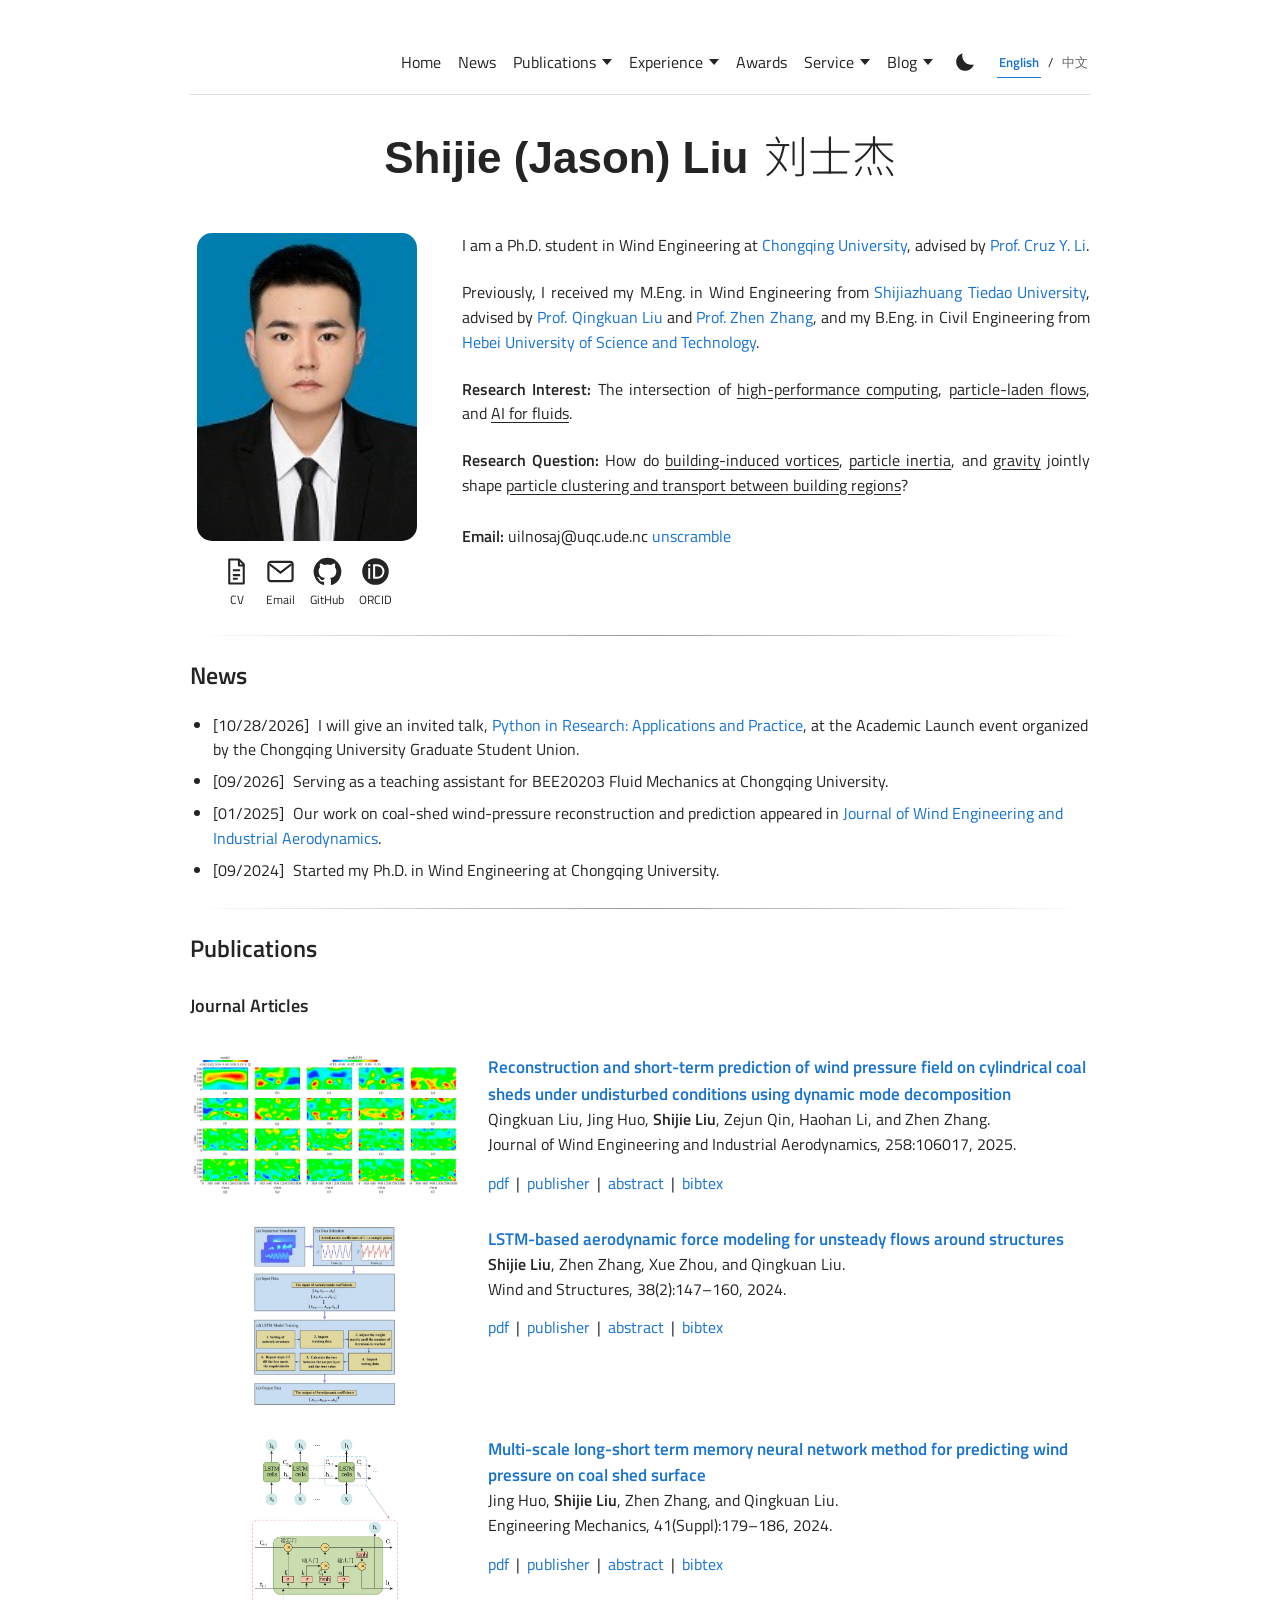
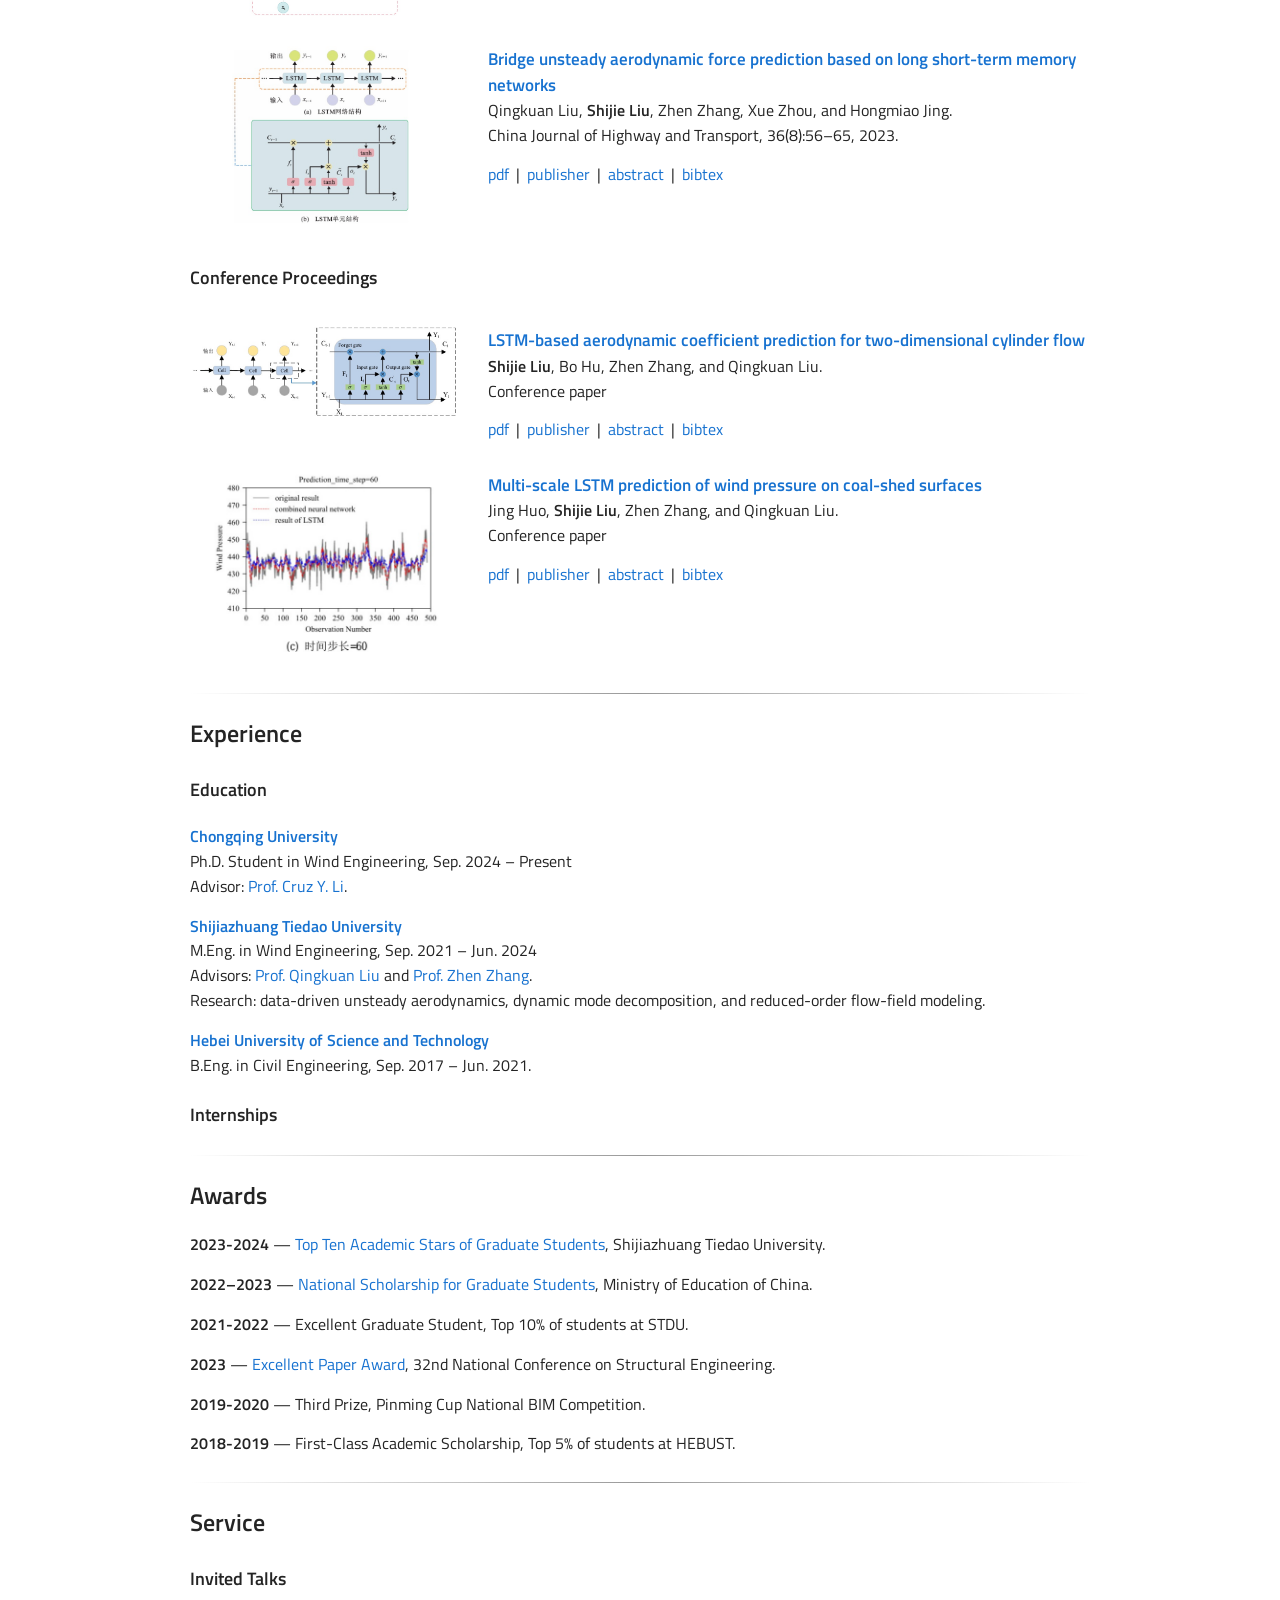
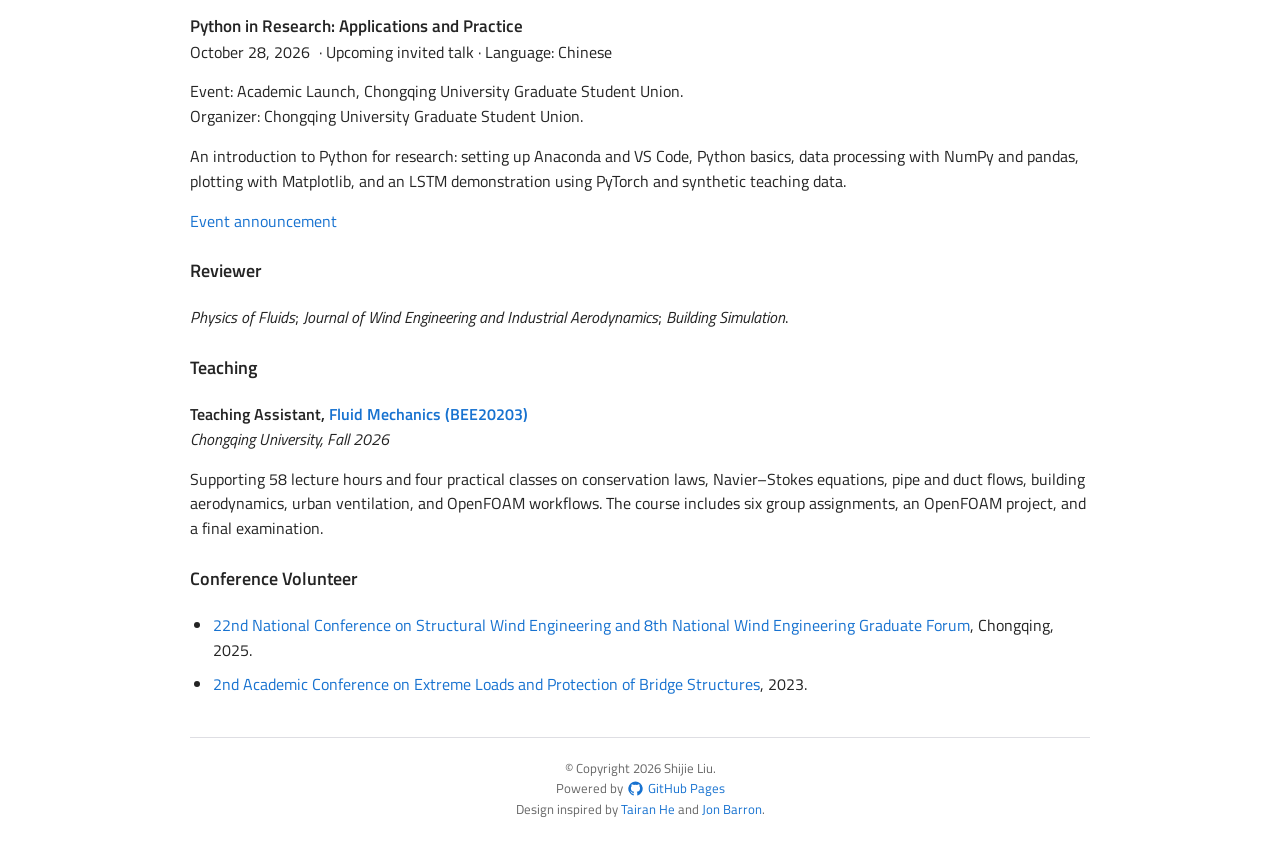
<file: index.html>
<!DOCTYPE HTML>
<html lang="en">
  <head>
    <meta http-equiv="Content-Type" content="text/html; charset=UTF-8">

    <title>Jason Shijie Liu</title>

    <meta name="author" content="Jason Shijie Liu">
    <meta name="viewport" content="width=device-width, initial-scale=1">
    <meta name="description" content="Shijie Liu — high-performance computing, particle-laden flows, and AI for fluids.">
    <meta name="robots" content="index, follow">
    <meta name="google-site-verification" content="b5_Pmfn1jFFc0WGMvGClA1FOHCzGV97VLHAIjM2aM54">
    <meta property="og:title" content="Jason Shijie Liu">
    <meta property="og:site_name" content="Jason Shijie Liu">
    <meta property="og:description" content="Shijie Liu — high-performance computing, particle-laden flows, and AI for fluids.">
    <meta property="og:type" content="website">
    <meta property="og:url" content="https://shijieliu.com/">
    <meta property="og:image" content="https://shijieliu.com/images/ShijieLiu.jpg">
    <meta name="twitter:card" content="summary">
    <meta name="twitter:title" content="Jason Shijie Liu">
    <meta name="twitter:description" content="Shijie Liu — high-performance computing, particle-laden flows, and AI for fluids.">
    <link rel="preconnect" href="https://fonts.googleapis.com">
    <link rel="preconnect" href="https://fonts.gstatic.com" crossorigin>
    <link href="https://fonts.googleapis.com/css2?family=Titillium+Web:wght@400;600&amp;display=swap" rel="stylesheet">
    <link href="https://fonts.googleapis.com/css2?family=Noto+Sans+SC:wght@300;400&amp;display=swap" rel="stylesheet">
    <link rel="canonical" href="https://shijieliu.com/">
    <link rel="icon" href="/favicon.ico" sizes="16x16 32x32 48x48">
    <link rel="icon" href="/images/favicon/jason-avatar-96.png" type="image/png" sizes="96x96">
    <link rel="icon" href="/images/favicon/jason-avatar-192.png" type="image/png" sizes="192x192">
    <link rel="apple-touch-icon" href="/images/favicon/jason-avatar-180.png" sizes="180x180">
    <script src="/scripts/theme.js?v=20260914-submenus"></script>
    <link rel="stylesheet" type="text/css" href="/stylesheet.css?v=20260914-footer-icons">
    <script type="application/ld+json">
      {
        "@context": "https://schema.org",
        "@type": "WebSite",
        "name": "Jason Shijie Liu",
        "alternateName": ["Shijie Liu", "刘士杰"],
        "url": "https://shijieliu.com/"
      }
    </script>
    <script type="application/ld+json">
      {
        "@context": "https://schema.org",
        "@type": "Person",
        "name": "Jason Shijie Liu",
        "alternateName": ["Shijie Liu", "Liu Shijie", "Jason Liu", "刘士杰"],
        "url": "https://shijieliu.com/",
        "sameAs": [
          "https://github.com/Jason-S-Liu",
          "https://orcid.org/0009-0000-5048-2536"
        ],
        "jobTitle": "Ph.D. Student in Wind Engineering",
        "affiliation": {
          "@type": "CollegeOrUniversity",
          "name": "Chongqing University"
        },
        "knowsAbout": [
          "High-performance computing",
          "Particle-laden flows",
          "AI for fluids"
        ]
      }
    </script>
  </head>

  <body>
<a class="skip-link" href="#publications">Skip to publications</a>
<main>
<div class="site-toolbar">
<nav class="site-nav" aria-label="Main navigation">
<a href="/" data-zh="首页">Home</a>
<a href="#news" data-zh="动态">News</a>
<details class="nav-menu" name="site-submenu"><summary><span data-zh="论文">Publications</span><span class="menu-arrow" aria-hidden="true"></span></summary>
<div class="nav-dropdown"><a href="#journal-articles" data-zh="期刊论文">Journal Articles</a><a href="#conference-proceedings" data-zh="会议论文">Conference Proceedings</a></div></details>
<details class="nav-menu" name="site-submenu"><summary><span data-zh="经历">Experience</span><span class="menu-arrow" aria-hidden="true"></span></summary>
<div class="nav-dropdown"><a href="#education" data-zh="教育经历">Education</a><a href="#internships" data-zh="实习经历">Internships</a></div></details>
<a href="#awards" data-zh="荣誉">Awards</a>
<details class="nav-menu" name="site-submenu"><summary><span data-zh="学术服务">Service</span><span class="menu-arrow" aria-hidden="true"></span></summary>
<div class="nav-dropdown"><a href="#invited-talks" data-zh="邀请报告">Invited Talks</a><a href="#reviewing" data-zh="期刊审稿">Reviewer</a><a href="#teaching" data-zh="教学工作">Teaching</a><a href="#conference-volunteer" data-zh="会议志愿者">Conference Volunteer</a></div></details>
<details class="nav-menu blog-menu" name="site-submenu"><summary><span data-zh="博客">Blog</span><span class="menu-arrow" aria-hidden="true"></span></summary>
<div class="nav-dropdown"><a href="/blog/tech/" data-zh="技术">Tech</a><a href="/blog/notes/" data-zh="杂记">Notes / 杂记</a></div>
</details>
</nav>
<button class="theme-toggle" type="button" aria-label="Switch to dark mode" aria-pressed="false" hidden><svg class="moon" viewBox="0 0 24 24" aria-hidden="true"><path d="M20.8 14.4A9 9 0 0 1 9.6 3.2 9 9 0 1 0 20.8 14.4Z" fill="currentColor"/></svg><svg class="sun" viewBox="0 0 24 24" aria-hidden="true"><circle cx="12" cy="12" r="4" fill="none" stroke="currentColor" stroke-width="1.8"/><path d="M12 1v3m0 16v3M1 12h3m16 0h3M4.2 4.2l2.1 2.1m11.4 11.4 2.1 2.1M4.2 19.8l2.1-2.1M17.7 6.3l2.1-2.1" stroke="currentColor" stroke-width="1.8"/></svg></button>
<div class="language-switch" role="group" aria-label="Language / 语言" hidden>
<button type="button" data-language="en" lang="en" aria-pressed="true">English</button><span aria-hidden="true">/</span><button type="button" data-language="zh" lang="zh-CN" aria-pressed="false">中文</button>
</div>
</div>
<header class="profile">
<h1><strong class="name-english">Shijie (Jason) Liu</strong> <span class="name-chinese" lang="zh">刘士杰</span></h1>
<div class="profile-card">
<a href="images/ShijieLiu.jpg"><img class="portrait" src="images/ShijieLiu.jpg" width="150" height="210" alt="Portrait of Shijie Liu"></a>
<p class="profile-links"><a href="data/ShijieLiu-CV.pdf?v=20261117-jason"><svg viewBox="0 0 24 24" aria-hidden="true" focusable="false"><path d="M6 2h8l4 4v16H6zM14 2v5h4M9 11h6M9 15h6M9 18h4" fill="none" stroke="currentColor" stroke-width="1.7" stroke-linejoin="round"/></svg><span data-zh="简历">CV</span></a><button class="email-reveal" type="button" aria-controls="contact-email" hidden><svg viewBox="0 0 24 24" aria-hidden="true" focusable="false"><rect x="2" y="4" width="20" height="16" rx="2" fill="none" stroke="currentColor" stroke-width="1.8"/><path d="m3 6 9 7 9-7" fill="none" stroke="currentColor" stroke-width="1.8"/></svg><span data-zh="邮箱">Email</span></button><a href="https://github.com/Jason-S-Liu"><svg viewBox="0 0 24 24" aria-hidden="true" focusable="false"><path fill="currentColor" d="M12 .7a11.5 11.5 0 0 0-3.64 22.41c.58.11.79-.25.79-.56v-2.23c-3.21.7-3.89-1.36-3.89-1.36-.52-1.33-1.28-1.68-1.28-1.68-1.05-.72.08-.7.08-.7 1.16.08 1.77 1.19 1.77 1.19 1.03 1.76 2.69 1.25 3.35.95.1-.74.4-1.25.73-1.54-2.56-.29-5.25-1.28-5.25-5.69 0-1.26.45-2.28 1.18-3.08-.12-.29-.51-1.46.11-3.05 0 0 .96-.31 3.16 1.18a10.96 10.96 0 0 1 5.75 0c2.2-1.49 3.16-1.18 3.16-1.18.62 1.59.23 2.76.11 3.05.74.8 1.18 1.82 1.18 3.08 0 4.42-2.7 5.39-5.27 5.68.41.36.78 1.06.78 2.14v3.24c0 .31.21.67.8.56A11.5 11.5 0 0 0 12 .7Z"/></svg><span>GitHub</span></a><a href="https://orcid.org/0009-0000-5048-2536"><svg viewBox="0 0 24 24" aria-hidden="true" focusable="false"><circle cx="12" cy="12" r="11" fill="currentColor"/><g fill="var(--page)"><circle cx="6.8" cy="6.8" r="1"/><path d="M6 9h1.6v9H6zM10 6h3.4a6 6 0 0 1 0 12H10zm1.7 1.6v8.8h1.7a4.4 4.4 0 0 0 0-8.8z" fill-rule="evenodd"/></g></svg><span>ORCID</span></a></p>
</div>
<div class="bio">
<p id="profile-intro">I am a Ph.D. student in Wind Engineering at <a href="https://www.cqu.edu.cn/">Chongqing University</a>, advised by <a href="https://civil.cqu.edu.cn/info/1873/17337.htm">Prof. Cruz Y. Li</a>.</p>
<p id="profile-background">Previously, I received my M.Eng. in Wind Engineering from <a href="https://www.stdu.edu.cn/">Shijiazhuang Tiedao University</a>, advised by <a href="https://yjs.stdu.edu.cn/supervisor?code=8604707">Prof. Qingkuan Liu</a> and <a href="https://yjs.stdu.edu.cn/supervisor?code=020210729">Prof. Zhen Zhang</a>, and my B.Eng. in Civil Engineering from <a href="https://www.hebust.edu.cn/">Hebei University of Science and Technology</a>.</p>
<p id="research-interest"><strong>Research Interest:</strong> The intersection of <u>high-performance computing</u>, <u>particle-laden flows</u>, and <u>AI for fluids</u>.</p>
<p id="research-question"><strong>Research Question:</strong> How do <u>building-induced vortices</u>, <u>particle inertia</u>, and <u>gravity</u> jointly shape <u>particle clustering and transport between building regions</u>?</p>
<p class="contact-line"><strong id="contact-label">Email:</strong> <span id="contact-email" aria-live="polite"><button class="email-reveal" type="button" aria-controls="contact-email" hidden>unscramble</button></span><noscript>Enable JavaScript to reveal the email address, or see the CV.</noscript></p>
</div>
</header>
<section id="news" aria-labelledby="news-heading"><h2 id="news-heading">News</h2>
<ul class="news-list"><li id="news-python-talk" data-zh="&lt;time datetime=&quot;2026-10-28&quot;&gt;[2026/10/28]&lt;/time&gt; 将在重庆大学研究生会主办的“学术启航”活动中受邀作报告：&lt;a href=&quot;#python-research-talk&quot;&gt;《Python在科研中的应用与实践》&lt;/a&gt;。"><time datetime="2026-10-28">[10/28/2026]</time> I will give an invited talk, <a href="#python-research-talk">Python in Research: Applications and Practice</a>, at the Academic Launch event organized by the Chongqing University Graduate Student Union.</li><li id="news-item-1"><time datetime="2026-09">[09/2026]</time> Serving as a teaching assistant for BEE20203 Fluid Mechanics at Chongqing University.</li><li id="news-item-3"><time datetime="2025-01">[01/2025]</time> Our work on coal-shed wind-pressure reconstruction and prediction appeared in <a href="#j4">Journal of Wind Engineering and Industrial Aerodynamics</a>.</li><li id="news-item-4"><time datetime="2024-09">[09/2024]</time> Started my Ph.D. in Wind Engineering at Chongqing University.</li></ul>
</section>
<section id="publications" aria-labelledby="publications-heading"><h2 id="publications-heading">Publications</h2>
<h3 id="journal-articles">Journal Articles</h3>
<article class="publication" id="j4">
<a class="paper-preview" href="data/J4-JWEIA%20258%20%282025%29%20106017.pdf" aria-label="Read PDF: Reconstruction and short-term prediction of wind pressure field on cylindrical coal sheds under undisturbed conditions using dynamic mode decomposition"><img src="images/publications/J4-figure.jpg" width="1456" height="756" loading="lazy" alt="Figure 10: the first 20 DMD modes of the pressure field"></a>
<div class="paper-copy"><h4 lang="en"><a href="https://doi.org/10.1016/j.jweia.2025.106017">Reconstruction and short-term prediction of wind pressure field on cylindrical coal sheds under undisturbed conditions using dynamic mode decomposition</a></h4>
<p class="authors" lang="en">Qingkuan Liu, Jing Huo, <strong>Shijie Liu</strong>, Zejun Qin, Haohan Li, and Zhen Zhang.</p><p class="venue" lang="en"><em>Journal of Wind Engineering and Industrial Aerodynamics, 258:106017, 2025.</em></p>
<div class="paper-links"><a href="data/J4-JWEIA%20258%20%282025%29%20106017.pdf">pdf</a><span aria-hidden="true"> | </span><a href="https://doi.org/10.1016/j.jweia.2025.106017">publisher</a></div>
<div class="paper-details"><details><summary>abstract</summary><p lang="en">Dynamic Mode Decomposition (DMD) accurately captures growth rates and frequency characteristics of each mode, establishing a reduced-order model for the evolution of the flow field to reconstruct or predict the flow dynamics process. This study applies DMD to analyze the wind pressure distribution problem of cylindrical coal sheds, investigating its accuracy in analyzing pressure fields. First, wind tunnel tests were conducted on cylindrical coal sheds to examine the mean wind pressure coefficient distribution under typical wind directions (defined as θ). Subsequently, the wind pressure field of the coal shed was decomposed using the DMD at θ = 0°. Reconstruction with the first 15 DMD modes can better characterize the wind pressure distribution. Therefore, reconstruction with the first 15 DMD modes was chosen to reconstruct the pressure fields conducted at θ = 30°, 60°, and 90°. The DMD decomposition performance is optimal at θ = 0° for the cylindrical surface. For pressure field reconstruction in the same wind direction, as the number of modes increases, the reconstruction relative error of the pressure field decreases, thereby enhancing reconstruction accuracy and the ability to capture details. Finally, short-term predictions of the coal shed’s wind pressure distribution were conducted, revealing better predictive performance near the incoming flow position. DMD can provide a basis for studying the wind pressure distribution on large-span structures such as coal sheds.</p></details><details><summary>bibtex</summary><div class="citation"><a href="data/bibtex/J4.bib" download>Download .bib</a><pre lang="en">@article{liuj4,
  title = {Reconstruction and short-term prediction of wind pressure field on cylindrical coal sheds under undisturbed conditions using dynamic mode decomposition},
  author = {Qingkuan Liu and Jing Huo and Shijie Liu and Zejun Qin and Haohan Li and Zhen Zhang},
  journal = {Journal of Wind Engineering and Industrial Aerodynamics},
  volume = {258},
  pages = {106017},
  year = {2025},
  doi = {10.1016/j.jweia.2025.106017},
  url = {https://shijieliu.com/data/J4-JWEIA%20258%20%282025%29%20106017.pdf}
}
</pre></div></details></div></div>
</article>
<article class="publication" id="j3">
<a class="paper-preview" href="data/J3-LSTM-based%20aerodynamic%20force%20modeling%20for%20unsteady%20flows%20around%20structures.pdf" aria-label="Read PDF: LSTM-based aerodynamic force modeling for unsteady flows around structures"><img src="images/publications/J3-figure.jpg" width="966" height="1212" loading="lazy" alt="Figure 3: LSTM framework from flow simulation and data selection to model training and aerodynamic force prediction"></a>
<div class="paper-copy"><h4 lang="en"><a href="https://doi.org/10.12989/was.2024.38.2.147">LSTM-based aerodynamic force modeling for unsteady flows around structures</a></h4>
<p class="authors" lang="en"><strong>Shijie Liu</strong>, Zhen Zhang, Xue Zhou, and Qingkuan Liu.</p><p class="venue" lang="en"><em>Wind and Structures, 38(2):147–160, 2024.</em></p>
<div class="paper-links"><a href="data/J3-LSTM-based%20aerodynamic%20force%20modeling%20for%20unsteady%20flows%20around%20structures.pdf">pdf</a><span aria-hidden="true"> | </span><a href="https://doi.org/10.12989/was.2024.38.2.147">publisher</a></div>
<div class="paper-details"><details><summary>abstract</summary><p lang="en">The aerodynamic force is a significant component that influences the stability and safety of structures. It has unstable properties and depends on computer precision, making its long-term prediction challenging. Accurately estimating the aerodynamic traits of structures is critical for structural design and vibration control. This paper establishes an unsteady aerodynamic time series prediction model using Long Short-Term Memory (LSTM) network. The unsteady aerodynamic force under varied Reynolds number and angles of attack is predicted by the LSTM model. The input of the model is the aerodynamic coefficients of the 1 to n sample points and output is the aerodynamic coefficients of the n+1 sample point. The model is predicted by interpolation and extrapolation utilizing Unsteady Reynolds-average Navier-Stokes (URANS) simulation data of flow around a circular cylinder, square cylinder and airfoil. The results illustrate that the trajectories of the LSTM prediction results and URANS outcomes are largely consistent with time. The mean relative error between the forecast results and the original results is less than 6%. Therefore, our technique has a prospective application in unsteady aerodynamic force prediction of structures and can give technical assistance for engineering applications.</p></details><details><summary>bibtex</summary><div class="citation"><a href="data/bibtex/J3.bib" download>Download .bib</a><pre lang="en">@article{liuj3,
  title = {LSTM-based aerodynamic force modeling for unsteady flows around structures},
  author = {Shijie Liu and Zhen Zhang and Xue Zhou and Qingkuan Liu},
  journal = {Wind and Structures},
  volume = {38},
  number = {2},
  pages = {147--160},
  year = {2024},
  doi = {10.12989/was.2024.38.2.147},
  url = {https://shijieliu.com/data/J3-LSTM-based%20aerodynamic%20force%20modeling%20for%20unsteady%20flows%20around%20structures.pdf}
}
</pre></div></details></div></div>
</article>
<article class="publication" id="coal-shed-2024">
<a class="paper-preview" href="data/%E7%85%A4%E6%A3%9A%E8%A1%A8%E9%9D%A2%E9%A3%8E%E5%8E%8B%E7%9A%84%E5%A4%9A%E5%B0%BA%E5%BA%A6%E9%95%BF%E7%9F%AD%E6%9C%9F%E8%AE%B0%E5%BF%86%E7%A5%9E%E7%BB%8F%E7%BD%91%E7%BB%9C%E9%A2%84%E6%B5%8B%E6%96%B9%E6%B3%95_%E7%81%AB%E5%A9%A7.pdf" aria-label="Read PDF: Multi-scale long-short term memory neural network method for predicting wind pressure on coal shed surface"><img src="images/publications/coal-shed-2024-figure.jpg" width="594" height="704" loading="lazy" alt="Figure 1: LSTM network and gated memory-cell structure"></a>
<div class="paper-copy"><h4 lang="en"><a href="https://doi.org/10.6052/j.issn.1000-4750.2023.05.S029">Multi-scale long-short term memory neural network method for predicting wind pressure on coal shed surface</a></h4>
<p class="authors" lang="en">Jing Huo, <strong>Shijie Liu</strong>, Zhen Zhang, and Qingkuan Liu.</p>
<p class="venue" lang="en"><em>Engineering Mechanics, 41(Suppl):179–186, 2024.</em></p>
<div class="paper-links"><a href="data/%E7%85%A4%E6%A3%9A%E8%A1%A8%E9%9D%A2%E9%A3%8E%E5%8E%8B%E7%9A%84%E5%A4%9A%E5%B0%BA%E5%BA%A6%E9%95%BF%E7%9F%AD%E6%9C%9F%E8%AE%B0%E5%BF%86%E7%A5%9E%E7%BB%8F%E7%BD%91%E7%BB%9C%E9%A2%84%E6%B5%8B%E6%96%B9%E6%B3%95_%E7%81%AB%E5%A9%A7.pdf">pdf</a><span aria-hidden="true"> | </span><a href="https://doi.org/10.6052/j.issn.1000-4750.2023.05.S029">publisher</a></div>
<div class="paper-details"><details><summary>abstract</summary><p lang="en">Wind loading is a crucial factor affecting the safety and stability of long-span space structures. Therefore, studying the surface wind pressure is important for the design of coal shed structures. The wind tunnel test is the main method for obtaining the surface wind pressure of coal shed structure. However, it is associated with high costs and time-consuming procedures. One of the current research hotspots to develop a rapid wind pressure prediction method is adopting the large amount of data accumulated from wind tunnel test. In this study, a time series prediction model for coal shed structure wind pressure is thusly established upon Long Short-Term Memory (LSTM) neural network. The model utilizes Gaussian smoothing to divide experimental data into smooth and pulsating data, and then trains large-scale and small-scale networks separately. The results show that the multi-scale network prediction model proposed can achieve the rapid wind pressure prediction on the surface of coal shed. Compared to traditional LSTM neural network, the multi-scale LSTM neural network demonstrates advantages such as lower error and higher accuracy. Therefore, the multi-scale network based on LSTM can provide a basis for predicting surface wind pressure for long-span spatial structures such as coal sheds.</p></details>
<details><summary>bibtex</summary><div class="citation"><a href="data/bibtex/coal-shed-2024.bib" download>Download .bib</a><pre lang="en">@article{huo2024multiscale,
  title = {Multi-scale long-short term memory neural network method for predicting wind pressure on coal shed surface},
  author = {Jing Huo and Shijie Liu and Zhen Zhang and Qingkuan Liu},
  journal = {Engineering Mechanics},
  volume = {41},
  number = {Suppl},
  pages = {179--186},
  year = {2024},
  doi = {10.6052/j.issn.1000-4750.2023.05.S029}
}
</pre></div></details></div></div></article>
<article class="publication" id="j2">
<a class="paper-preview" href="data/J2-%E5%9F%BA%E4%BA%8E%E9%95%BF%E7%9F%AD%E6%9C%9F%E8%AE%B0%E5%BF%86%E7%BD%91%E7%BB%9C%E7%9A%84%E6%A1%A5%E6%A2%81%E9%9D%9E%E5%AE%9A%E5%B8%B8%E6%B0%94%E5%8A%A8%E5%8A%9B%E9%A2%84%E6%B5%8B_%E5%88%98%E5%BA%86%E5%AE%BD.pdf" aria-label="Read PDF: Bridge unsteady aerodynamic force prediction based on long short-term memory networks"><img src="images/publications/J2-figure.jpg" width="540" height="524" loading="lazy" alt="Figure 1: LSTM network and memory-cell architecture"></a>
<div class="paper-copy"><h4 lang="en"><a href="https://link.cnki.net/doi/10.19721/j.cnki.1001-7372.2023.08.006">Bridge unsteady aerodynamic force prediction based on long short-term memory networks</a></h4>
<p class="authors" lang="en">Qingkuan Liu, <strong>Shijie Liu</strong>, Zhen Zhang, Xue Zhou, and Hongmiao Jing.</p><p class="venue" lang="en"><em>China Journal of Highway and Transport, 36(8):56–65, 2023.</em></p>
<div class="paper-links"><a href="data/J2-%E5%9F%BA%E4%BA%8E%E9%95%BF%E7%9F%AD%E6%9C%9F%E8%AE%B0%E5%BF%86%E7%BD%91%E7%BB%9C%E7%9A%84%E6%A1%A5%E6%A2%81%E9%9D%9E%E5%AE%9A%E5%B8%B8%E6%B0%94%E5%8A%A8%E5%8A%9B%E9%A2%84%E6%B5%8B_%E5%88%98%E5%BA%86%E5%AE%BD.pdf">pdf</a><span aria-hidden="true"> | </span><a href="https://link.cnki.net/doi/10.19721/j.cnki.1001-7372.2023.08.006">publisher</a></div>
<div class="paper-details"><details><summary>abstract</summary><p lang="en">Aerodynamic force affects the stability and safety of bridge structures significantly. The understanding of its evolution is influenced by its unsteady characteristics and by computer accuracy, making it difficult to achieve long-term predictions. The accurate prediction of the aerodynamic properties of bridge structures is essential for structural design and vibration control. Wind tunnel tests and numerical simulations are currently the most widely used methods in aerodynamic research. However, wind tunnel tests are expensive, simulating complex wind field conditions is difficult, and numerical simulations depend strongly on computational resources. Therefore, to achieve a balance between computational volume and computational accuracy, in this study, an unsteady aerodynamic time-series prediction model for bridges at different angles of attack was developed using a long short-term memory (LSTM) network. For the model, aerodynamic coefficients of 0 to n moments under different wind attack angles were the input and the aerodynamic coefficients of the n+1 moments were the output. First, an LSTM network framework was constructed based on the open-source TensorFlow library. Second, training and test sets were constructed based on the numerical simulation results of the unsteady aerodynamic forces on a bridge at three angles of attack (3°, 4°, and 5°), and the models were trained. Finally, in the interpolation prediction, a dataset was constructed from the aerodynamic coefficients at angles of attack of 3° and 5° to train the model, and the aerodynamic coefficient of 4° was predicted. For extrapolation prediction, a dataset was constructed from the aerodynamic coefficients at angles of attack of 3° and 4° to train the model, and the aerodynamic coefficient of 5° was predicted. The results show that the LSTM prediction results are basically consistent with the trajectory, amplitude, and period of the numerical simulation results over time. To verify the generalization of the model further, the trained LSTM extrapolation prediction model was used to predict the aerodynamic coefficients at angles of attack of 0° and -3°. The results show that the model can predict the original results better. Therefore, this algorithm has potential applications in predicting the unsteady aerodynamics of bridge structures and can provide technical support for engineering applications.</p></details><details><summary>bibtex</summary><div class="citation"><a href="data/bibtex/J2.bib" download>Download .bib</a><pre lang="en">@article{liuj2,
  title = {Bridge unsteady aerodynamic force prediction based on long short-term memory networks},
  author = {Qingkuan Liu and Shijie Liu and Zhen Zhang and Xue Zhou and Hongmiao Jing},
  journal = {China Journal of Highway and Transport},
  volume = {36},
  number = {8},
  pages = {56--65},
  year = {2023},
  doi = {10.19721/j.cnki.1001-7372.2023.08.006},
  url = {https://shijieliu.com/data/J2-%E5%9F%BA%E4%BA%8E%E9%95%BF%E7%9F%AD%E6%9C%9F%E8%AE%B0%E5%BF%86%E7%BD%91%E7%BB%9C%E7%9A%84%E6%A1%A5%E6%A2%81%E9%9D%9E%E5%AE%9A%E5%B8%B8%E6%B0%94%E5%8A%A8%E5%8A%9B%E9%A2%84%E6%B5%8B_%E5%88%98%E5%BA%86%E5%AE%BD.pdf}
}
</pre></div></details></div></div>
</article>

<h3 id="conference-proceedings">Conference Proceedings</h3>
<article class="publication" id="c2">
<a class="paper-preview" href="data/C2-%E5%9F%BA%E4%BA%8E%E9%95%BF%E7%9F%AD%E6%9C%9F%E8%AE%B0%E5%BF%86%E7%A5%9E%E7%BB%8F%E7%BD%91%E7%BB%9C%E7%9A%84%E4%BA%8C%E7%BB%B4%E5%9C%86%E6%9F%B1%E7%BB%95%E6%B5%81%E6%B0%94%E5%8A%A8%E5%8A%9B%E7%B3%BB%E6%95%B0%E9%A2%84%E6%B5%8B_%E5%88%98%E5%A3%AB%E6%9D%B0.pdf" aria-label="Read PDF: LSTM-based aerodynamic coefficient prediction for two-dimensional cylinder flow"><img src="images/publications/C2-figure.jpg" width="886" height="296" loading="lazy" alt="Figure 1: recurrent network and LSTM cell schematic"></a>
<div class="paper-copy"><h4 lang="en"><a href="https://kns.cnki.net/kcms2/article/abstract?v=5NzxYzB6HGprbcgAYaeHSchSu7jRGMV-hwMWWwEI30xij7Yq_CaJgWWComV8x0kD3NobbCW4vJKEgmzSTBb9VzERwfeG4rbFTpbvmsVHE1rqhjptg_t0ue4p1x3QekF3s8-pQGivtJ9iJTulW-Gpz3QWtQfrx7-OjxmLjCWF9uzw0mFxNZSqkUNn1ZFEWPAB&amp;uniplatform=NZKPT&amp;language=CHS">LSTM-based aerodynamic coefficient prediction for two-dimensional cylinder flow</a></h4>
<p class="authors" lang="en"><strong>Shijie Liu</strong>, Bo Hu, Zhen Zhang, and Qingkuan Liu.</p><p class="venue" lang="en">Conference paper</p>
<div class="paper-links"><a href="data/C2-%E5%9F%BA%E4%BA%8E%E9%95%BF%E7%9F%AD%E6%9C%9F%E8%AE%B0%E5%BF%86%E7%A5%9E%E7%BB%8F%E7%BD%91%E7%BB%9C%E7%9A%84%E4%BA%8C%E7%BB%B4%E5%9C%86%E6%9F%B1%E7%BB%95%E6%B5%81%E6%B0%94%E5%8A%A8%E5%8A%9B%E7%B3%BB%E6%95%B0%E9%A2%84%E6%B5%8B_%E5%88%98%E5%A3%AB%E6%9D%B0.pdf">pdf</a><span aria-hidden="true"> | </span><a href="https://kns.cnki.net/kcms2/article/abstract?v=5NzxYzB6HGprbcgAYaeHSchSu7jRGMV-hwMWWwEI30xij7Yq_CaJgWWComV8x0kD3NobbCW4vJKEgmzSTBb9VzERwfeG4rbFTpbvmsVHE1rqhjptg_t0ue4p1x3QekF3s8-pQGivtJ9iJTulW-Gpz3QWtQfrx7-OjxmLjCWF9uzw0mFxNZSqkUNn1ZFEWPAB&amp;uniplatform=NZKPT&amp;language=CHS">publisher</a></div>
<div class="paper-details"><details><summary>abstract</summary><p lang="en">Computational Fulid Dynamics (CFD) simulation method is one of the main research methods in the field of wind engineering, but its cost is high for flow fields with significant unsteady effects. This paper perform a rapid time-series lift-drag prediction model of two-dimensional unsteady flow around a circular cylinder based on the Long short-term memory (LSTM) neural network. First, the LSTM framework is constructed based on the open source Tensorflow library. After that, training set and testing set are generated based on the numerical simulation results with Reynolds numbers of 300, 600 and 1000, and the LSTM is trained to learn the time evolution of the mapping and the information of Reynolds number. Finally, the trained model is used to perform interpolation prediction and extrapolation prediction based on the Reynolds number distribution. The prediction results show that the LSTM model can accurately predict the lift and drag coefficients of two-dimensional flow around circular cylinder outside the Reynolds number distribution, and provide a reliable prediction for nonlinear fluid flow.</p></details><details><summary>bibtex</summary><div class="citation"><a href="data/bibtex/C2.bib" download>Download .bib</a><pre lang="en">@inproceedings{liuc2,
  title = {LSTM-based aerodynamic coefficient prediction for two-dimensional cylinder flow},
  author = {Shijie Liu and Bo Hu and Zhen Zhang and Qingkuan Liu},
  url = {https://shijieliu.com/data/C2-%E5%9F%BA%E4%BA%8E%E9%95%BF%E7%9F%AD%E6%9C%9F%E8%AE%B0%E5%BF%86%E7%A5%9E%E7%BB%8F%E7%BD%91%E7%BB%9C%E7%9A%84%E4%BA%8C%E7%BB%B4%E5%9C%86%E6%9F%B1%E7%BB%95%E6%B5%81%E6%B0%94%E5%8A%A8%E5%8A%9B%E7%B3%BB%E6%95%B0%E9%A2%84%E6%B5%8B_%E5%88%98%E5%A3%AB%E6%9D%B0.pdf}
}
</pre></div></details></div></div>
</article>
<article class="publication" id="c1">
<a class="paper-preview" href="data/C1-%E7%85%A4%E6%A3%9A%E8%A1%A8%E9%9D%A2%E9%A3%8E%E5%8E%8B%E7%9A%84%E5%A4%9A%E5%B0%BA%E5%BA%A6%E9%95%BF%E7%9F%AD%E6%9C%9F%E8%AE%B0%E5%BF%86%E7%A5%9E%E7%BB%8F%E7%BD%91%E7%BB%9C%E9%A2%84%E6%B5%8B%E6%96%B9%E6%B3%95_%E7%81%AB%E5%A9%A7%20%281%29.pdf" aria-label="Read PDF: Multi-scale LSTM prediction of wind pressure on coal-shed surfaces"><img src="images/publications/C1-figure.jpg" width="476" height="376" loading="lazy" alt="Figure 4(c): multi-scale LSTM and single-network prediction comparison"></a>
<div class="paper-copy"><h4 lang="en"><a href="https://kns.cnki.net/kcms2/article/abstract?v=5NzxYzB6HGpmTQ6dx_fG4tmh9YClmNW__0retEAi57CBgHHCwYHPZyC8DqJxk8l5EMvNPkD6aGEUd59rMlNYVokQYCwvwa68DZNsILP3hyjtADnB8xDXyulL-0ebWZ7TTt_bstp23nlFwlY9RaQCDg==&amp;uniplatform=NZKPT&amp;language=CHS">Multi-scale LSTM prediction of wind pressure on coal-shed surfaces</a></h4>
<p class="authors" lang="en">Jing Huo, <strong>Shijie Liu</strong>, Zhen Zhang, and Qingkuan Liu.</p><p class="venue" lang="en">Conference paper</p>
<div class="paper-links"><a href="data/C1-%E7%85%A4%E6%A3%9A%E8%A1%A8%E9%9D%A2%E9%A3%8E%E5%8E%8B%E7%9A%84%E5%A4%9A%E5%B0%BA%E5%BA%A6%E9%95%BF%E7%9F%AD%E6%9C%9F%E8%AE%B0%E5%BF%86%E7%A5%9E%E7%BB%8F%E7%BD%91%E7%BB%9C%E9%A2%84%E6%B5%8B%E6%96%B9%E6%B3%95_%E7%81%AB%E5%A9%A7%20%281%29.pdf">pdf</a><span aria-hidden="true"> | </span><a href="https://kns.cnki.net/kcms2/article/abstract?v=5NzxYzB6HGpmTQ6dx_fG4tmh9YClmNW__0retEAi57CBgHHCwYHPZyC8DqJxk8l5EMvNPkD6aGEUd59rMlNYVokQYCwvwa68DZNsILP3hyjtADnB8xDXyulL-0ebWZ7TTt_bstp23nlFwlY9RaQCDg==&amp;uniplatform=NZKPT&amp;language=CHS">publisher</a></div>
<div class="paper-details"><details><summary>abstract</summary><p lang="en">Wind load is one of the key factors affecting the safety and stability of long-span space structure, so it is of great significance to study the surface wind pressure of structure for the design of coal shed structure. Wind tunnel test is the main method to obtain the surface wind pressure of coal shed structure, but it is costly and time-consuming. It is one of the research hotspots to develop a rapid prediction method of wind pressure based on the large amount of data accumulated in wind tunnel test. Based on the Long Short-Term Memory (LSTM) neural network, a wind pressure time series prediction model of coal shed structure is established. The model uses Gaussian smoothing to divide experimental data into smooth data and pulsating data, and then trains large-scale network and small-scale network respectively. The results show that the proposed multi-scale network prediction model can realize the rapid prediction of coal shed surface wind pressure, and compared with the traditional LSTM neural network, the multi-scale LSTM neural network has the advantages of smaller error and higher precision. Therefore, the multi-scale network based on LSTM can provide a basis for the surface wind pressure of coal shed and other long-span spatial structures.</p></details><details><summary>bibtex</summary><div class="citation"><a href="data/bibtex/C1.bib" download>Download .bib</a><pre lang="en">@inproceedings{liuc1,
  title = {Multi-scale LSTM prediction of wind pressure on coal-shed surfaces},
  author = {Jing Huo and Shijie Liu and Zhen Zhang and Qingkuan Liu},
  url = {https://shijieliu.com/data/C1-%E7%85%A4%E6%A3%9A%E8%A1%A8%E9%9D%A2%E9%A3%8E%E5%8E%8B%E7%9A%84%E5%A4%9A%E5%B0%BA%E5%BA%A6%E9%95%BF%E7%9F%AD%E6%9C%9F%E8%AE%B0%E5%BF%86%E7%A5%9E%E7%BB%8F%E7%BD%91%E7%BB%9C%E9%A2%84%E6%B5%8B%E6%96%B9%E6%B3%95_%E7%81%AB%E5%A9%A7%20%281%29.pdf}
}
</pre></div></details></div></div>
</article>
</section>
<section id="experience" aria-labelledby="experience-heading"><h2 id="experience-heading" data-zh="经历">Experience</h2>
<div id="education" aria-labelledby="education-heading"><h3 id="education-heading">Education</h3>
<p><strong><a href="https://www.cqu.edu.cn/">Chongqing University</a></strong><br>
                  Ph.D. Student in Wind Engineering, Sep. 2024 &ndash; Present<br>
                  Advisor: <a href="https://civil.cqu.edu.cn/info/1873/17337.htm">Prof. Cruz Y. Li</a>.</p>
                <p><strong><a href="https://www.stdu.edu.cn/">Shijiazhuang Tiedao University</a></strong><br>
                  M.Eng. in Wind Engineering, Sep. 2021 &ndash; Jun. 2024<br>
                  Advisors: <a href="https://yjs.stdu.edu.cn/supervisor?code=8604707">Prof. Qingkuan Liu</a> and <a href="https://yjs.stdu.edu.cn/supervisor?code=020210729">Prof. Zhen Zhang</a>.<br>
                  Research: data-driven unsteady aerodynamics, dynamic mode decomposition, and reduced-order flow-field modeling.</p>
                <p><strong><a href="https://www.hebust.edu.cn/">Hebei University of Science and Technology</a></strong><br>
                  B.Eng. in Civil Engineering, Sep. 2017 &ndash; Jun. 2021.</p>
</div>
<div id="internships"><h3 data-zh="实习经历">Internships</h3><!-- Internship details to be added when available. --></div>
</section>
<section id="awards" aria-labelledby="honors-heading"><h2 id="honors-heading">Awards</h2><div id="honors">
<p><strong>2023-2024</strong> &mdash; <a href="https://mp.weixin.qq.com/s/u8d6UqpagdlPP2cNFOfEWA">Top Ten Academic Stars of Graduate Students</a>, Shijiazhuang Tiedao University.</p>
                <p><strong>2022–2023</strong> &mdash; <a href="https://mp.weixin.qq.com/s/eJSRvEqltI6FT5HjwSPZNw">National Scholarship for Graduate Students</a>, Ministry of Education of China.</p>
                <p><strong>2021-2022</strong> &mdash; Excellent Graduate Student, Top 10% of students at STDU.</p>
                <p><strong>2023</strong> &mdash; <a href="https://mp.weixin.qq.com/s/fXNElU9eZOFW_HmSkzPfYg">Excellent Paper Award</a>, 32nd National Conference on Structural Engineering.</p>
                <p><strong>2019-2020</strong> &mdash; Third Prize, Pinming Cup National BIM Competition.</p>
                <p><strong>2018-2019</strong> &mdash; First-Class Academic Scholarship, Top 5% of students at HEBUST.</p>
</div>
</section>

<section id="service" aria-labelledby="service-heading"><h2 id="service-heading">Service</h2>
<div id="invited-talks"><h3 data-zh="邀请报告">Invited Talks</h3>
<article id="python-research-talk">
<h4  data-zh="Python在科研中的应用与实践">Python in Research: Applications and Practice</h4>
<p data-zh="&lt;time datetime=&quot;2026-10-28&quot;&gt;2026 年 10 月 28 日&lt;/time&gt; · 邀请报告（即将举行） · 报告语言：中文"><time datetime="2026-10-28">October 28, 2026</time> · Upcoming invited talk · Language: Chinese</p>
<p data-zh="活动：重庆大学研究生会学术启航活动。&lt;br&gt;主办单位：重庆大学研究生会。">Event: Academic Launch, Chongqing University Graduate Student Union.<br>Organizer: Chongqing University Graduate Student Union.</p>
<p  data-zh="介绍 Python 在科研中的应用，包括 Anaconda 与 VS Code 环境配置、Python 基础、NumPy 与 pandas 数据处理、Matplotlib 绘图，以及基于 PyTorch 和合成教学数据的 LSTM 示例。">An introduction to Python for research: setting up Anaconda and VS Code, Python basics, data processing with NumPy and pandas, plotting with Matplotlib, and an LSTM demonstration using PyTorch and synthetic teaching data.</p>
<p><a href="https://mp.weixin.qq.com/s/yVCRv7MbPqrOA8_q9MKTow" data-zh="活动推文">Event announcement</a></p>
</article></div>
<div id="reviewing"><h3 data-zh="期刊审稿">Reviewer</h3><p><em>Physics of Fluids</em>; <em>Journal of Wind Engineering and Industrial Aerodynamics</em>; <em>Building Simulation</em>.</p></div>
<div id="teaching" aria-labelledby="teaching-heading"><h3 id="teaching-heading">Teaching</h3>
<p>
                  <strong>Teaching Assistant, <a href="https://cruz-fluid-course-hub.flux-lab-9249.chatgpt.site/">Fluid Mechanics (BEE20203)</a></strong>
                  <br>
                  <em>Chongqing University, Fall 2026</em>
                </p>
                <p>
                  Supporting 58 lecture hours and four practical classes on conservation laws, Navier&ndash;Stokes equations,
                  pipe and duct flows, building aerodynamics, urban ventilation, and OpenFOAM workflows. The course includes
                  six group assignments, an OpenFOAM project, and a final examination.
                </p>
</div>
<div id="conference-volunteer"><h3 data-zh="会议志愿者">Conference Volunteer</h3>
<ul class="service-list">
<li data-zh='&lt;a href="https://mp.weixin.qq.com/s/VJabjzWD3Skfu_AYy0uamw"&gt;第 22 届全国结构风工程学术会议暨第 8 届全国风工程研究生论坛&lt;/a&gt;，重庆，2025 年。'><a href="https://mp.weixin.qq.com/s/VJabjzWD3Skfu_AYy0uamw">22nd National Conference on Structural Wind Engineering and 8th National Wind Engineering Graduate Forum</a>, Chongqing, 2025.</li>
<li data-zh='&lt;a href="https://mp.weixin.qq.com/s/pUNV8PogjomFV7Rip52mwA"&gt;第二届桥梁结构极端荷载与防护学术会议&lt;/a&gt;，2023 年。'><a href="https://mp.weixin.qq.com/s/pUNV8PogjomFV7Rip52mwA">2nd Academic Conference on Extreme Loads and Protection of Bridge Structures</a>, 2023.</li>
</ul></div>
</section>
<footer><span data-zh="© 2026 刘士杰 版权所有。">© Copyright 2026 Shijie Liu.</span><br><span class="powered-by">Powered by <a href="https://pages.github.com/"><svg viewBox="0 0 24 24" aria-hidden="true" focusable="false"><path fill="currentColor" d="M12 .7a11.5 11.5 0 0 0-3.64 22.41c.58.11.79-.25.79-.56v-2.23c-3.21.7-3.89-1.36-3.89-1.36-.52-1.33-1.28-1.68-1.28-1.68-1.05-.72.08-.7.08-.7 1.16.08 1.77 1.19 1.77 1.19 1.03 1.76 2.69 1.25 3.35.95.1-.74.4-1.25.73-1.54-2.56-.29-5.25-1.28-5.25-5.69 0-1.26.45-2.28 1.18-3.08-.12-.29-.51-1.46.11-3.05 0 0 .96-.31 3.16 1.18a10.96 10.96 0 0 1 5.75 0c2.2-1.49 3.16-1.18 3.16-1.18.62 1.59.23 2.76.11 3.05.74.8 1.18 1.82 1.18 3.08 0 4.42-2.7 5.39-5.27 5.68.41.36.78 1.06.78 2.14v3.24c0 .31.21.67.8.56A11.5 11.5 0 0 0 12 .7Z"/></svg><span>GitHub Pages</span></a></span><br><span class="design-credit" data-zh="设计参考：&lt;a href=&quot;https://tairanhe.com/&quot;&gt;Tairan He&lt;/a&gt; 和 &lt;a href=&quot;https://github.com/jonbarron/jonbarron.github.io&quot;&gt;Jon Barron&lt;/a&gt;。">Design inspired by <a href="https://tairanhe.com/">Tairan He</a> and <a href="https://github.com/jonbarron/jonbarron.github.io">Jon Barron</a>.</span></footer>
</main>
<script src="scripts/publications.js" defer></script>
<script src="scripts/contact.js?v=20260914-unscramble" defer></script>
<script src="scripts/translations.js?v=20261117-update" defer></script>
<script src="scripts/language.js?v=20261117-update" defer></script>
</body>
</html>
</file>
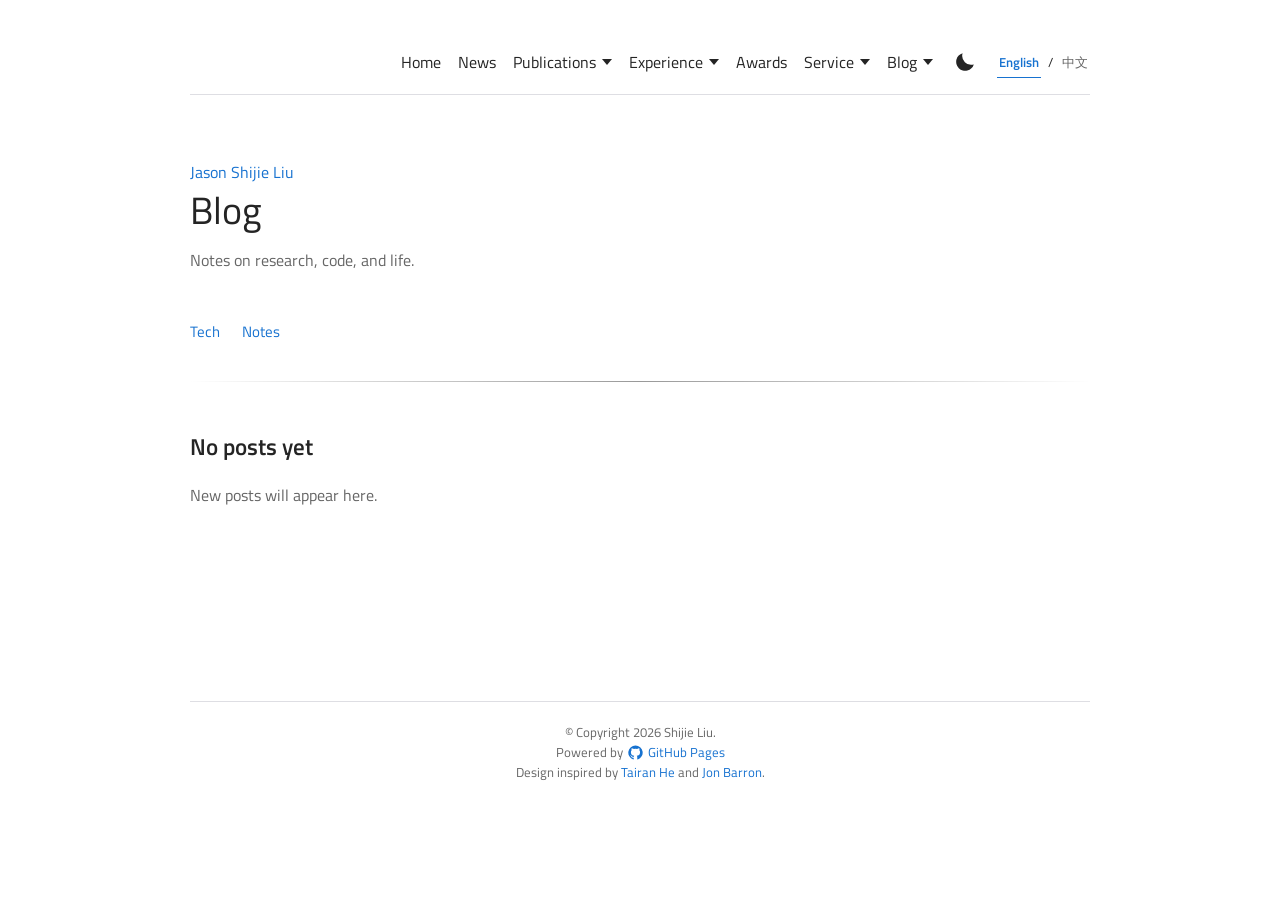
<file: blog/index.html>
<!DOCTYPE html>
<html lang="en"><head>
<meta charset="UTF-8"><meta name="viewport" content="width=device-width, initial-scale=1">
<title>Blog | Jason Shijie Liu</title><meta name="description" content="Notes on research, code, and life." data-zh="记录科研、代码与生活。">
<link rel="canonical" href="https://shijieliu.com/blog/">
<meta property="og:title" content="Blog | Jason Shijie Liu"><meta property="og:type" content="website"><meta property="og:url" content="https://shijieliu.com/blog/">
<link rel="icon" href="/favicon.ico"><link rel="icon" href="/images/favicon/jason-avatar-96.png" sizes="96x96" type="image/png">
<link rel="preconnect" href="https://fonts.googleapis.com"><link rel="preconnect" href="https://fonts.gstatic.com" crossorigin>
<link href="https://fonts.googleapis.com/css2?family=Titillium+Web:wght@400;600&amp;family=Noto+Sans+SC:wght@400&amp;display=swap" rel="stylesheet">
<script src="/scripts/theme.js?v=20260914-submenus"></script><link rel="stylesheet" href="/stylesheet.css?v=20260914-footer-icons">
</head><body data-title-zh="博客 | 刘士杰">
<a class="skip-link" href="#posts" data-zh="跳至文章">Skip to posts</a>
<main><div class="site-toolbar">
<nav class="site-nav" aria-label="Main navigation">
<a href="/" data-zh="首页">Home</a>
<a href="/#news" data-zh="动态">News</a>
<details class="nav-menu" name="site-submenu"><summary><span data-zh="论文">Publications</span><span class="menu-arrow" aria-hidden="true"></span></summary>
<div class="nav-dropdown"><a href="/#journal-articles" data-zh="期刊论文">Journal Articles</a><a href="/#conference-proceedings" data-zh="会议论文">Conference Proceedings</a></div></details>
<details class="nav-menu" name="site-submenu"><summary><span data-zh="经历">Experience</span><span class="menu-arrow" aria-hidden="true"></span></summary>
<div class="nav-dropdown"><a href="/#education" data-zh="教育经历">Education</a><a href="/#internships" data-zh="实习经历">Internships</a></div></details>
<a href="/#awards" data-zh="荣誉">Awards</a>
<details class="nav-menu" name="site-submenu"><summary><span data-zh="学术服务">Service</span><span class="menu-arrow" aria-hidden="true"></span></summary>
<div class="nav-dropdown"><a href="/#invited-talks" data-zh="邀请报告">Invited Talks</a><a href="/#reviewing" data-zh="期刊审稿">Reviewer</a><a href="/#teaching" data-zh="教学工作">Teaching</a><a href="/#conference-volunteer" data-zh="会议志愿者">Conference Volunteer</a></div></details>
<details class="nav-menu blog-menu" name="site-submenu"><summary><span data-zh="博客">Blog</span><span class="menu-arrow" aria-hidden="true"></span></summary>
<div class="nav-dropdown"><a href="/blog/tech/" data-zh="技术">Tech</a><a href="/blog/notes/" data-zh="杂记">Notes / 杂记</a></div>
</details>
</nav>
<button class="theme-toggle" type="button" aria-label="Switch to dark mode" aria-pressed="false" hidden><svg class="moon" viewBox="0 0 24 24" aria-hidden="true"><path d="M20.8 14.4A9 9 0 0 1 9.6 3.2 9 9 0 1 0 20.8 14.4Z" fill="currentColor"/></svg><svg class="sun" viewBox="0 0 24 24" aria-hidden="true"><circle cx="12" cy="12" r="4" fill="none" stroke="currentColor" stroke-width="1.8"/><path d="M12 1v3m0 16v3M1 12h3m16 0h3M4.2 4.2l2.1 2.1m11.4 11.4 2.1 2.1M4.2 19.8l2.1-2.1M17.7 6.3l2.1-2.1" stroke="currentColor" stroke-width="1.8"/></svg></button>
<div class="language-switch" role="group" aria-label="Language / 语言" hidden>
<button type="button" data-language="en" lang="en" aria-pressed="true">English</button><span aria-hidden="true">/</span><button type="button" data-language="zh" lang="zh-CN" aria-pressed="false">中文</button>
</div>
</div>
<header class="blog-header"><a href="/" data-zh="刘士杰">Jason Shijie Liu</a><h1 data-zh="博客">Blog</h1><p class="blog-intro" data-zh="记录科研、代码与生活。">Notes on research, code, and life.</p></header>
<nav class="blog-tabs" aria-label="Blog categories"><a href="/blog/tech/" data-zh="技术">Tech</a><a href="/blog/notes/" data-zh="杂记">Notes</a></nav>
<section id="posts" class="blog-empty"><h2 data-zh="暂无文章">No posts yet</h2><p data-zh="文章将在这里陆续更新。">New posts will appear here.</p></section>
<footer><span data-zh="© 2026 刘士杰 版权所有。">© Copyright 2026 Shijie Liu.</span><br><span class="powered-by">Powered by <a href="https://pages.github.com/"><svg viewBox="0 0 24 24" aria-hidden="true" focusable="false"><path fill="currentColor" d="M12 .7a11.5 11.5 0 0 0-3.64 22.41c.58.11.79-.25.79-.56v-2.23c-3.21.7-3.89-1.36-3.89-1.36-.52-1.33-1.28-1.68-1.28-1.68-1.05-.72.08-.7.08-.7 1.16.08 1.77 1.19 1.77 1.19 1.03 1.76 2.69 1.25 3.35.95.1-.74.4-1.25.73-1.54-2.56-.29-5.25-1.28-5.25-5.69 0-1.26.45-2.28 1.18-3.08-.12-.29-.51-1.46.11-3.05 0 0 .96-.31 3.16 1.18a10.96 10.96 0 0 1 5.75 0c2.2-1.49 3.16-1.18 3.16-1.18.62 1.59.23 2.76.11 3.05.74.8 1.18 1.82 1.18 3.08 0 4.42-2.7 5.39-5.27 5.68.41.36.78 1.06.78 2.14v3.24c0 .31.21.67.8.56A11.5 11.5 0 0 0 12 .7Z"/></svg><span>GitHub Pages</span></a></span><br><span class="design-credit" data-zh="设计参考：&lt;a href=&quot;https://tairanhe.com/&quot;&gt;Tairan He&lt;/a&gt; 和 &lt;a href=&quot;https://github.com/jonbarron/jonbarron.github.io&quot;&gt;Jon Barron&lt;/a&gt;。">Design inspired by <a href="https://tairanhe.com/">Tairan He</a> and <a href="https://github.com/jonbarron/jonbarron.github.io">Jon Barron</a>.</span></footer>
</main><script src="/scripts/language.js?v=20260914" defer></script></body></html>
</file>
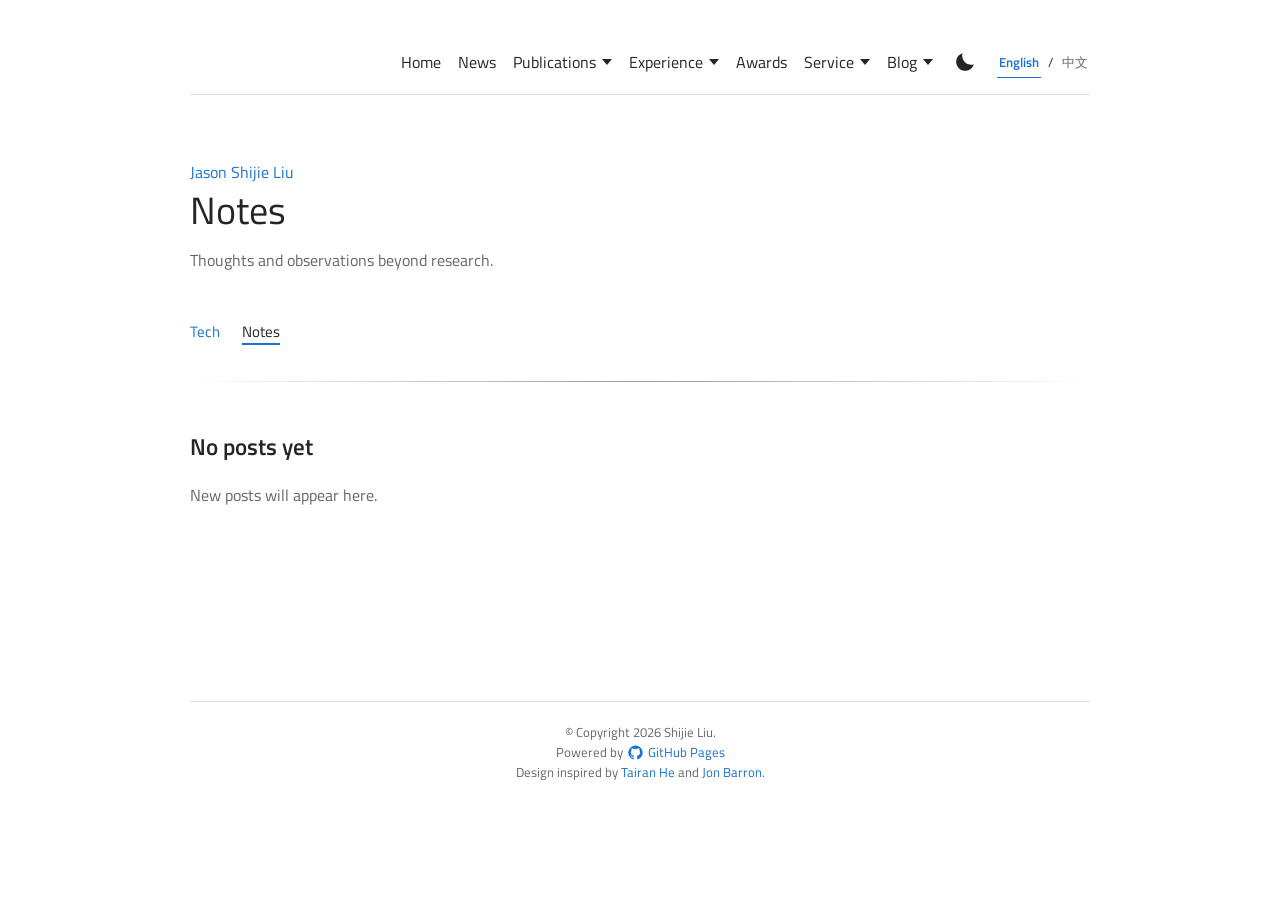
<file: blog/notes/index.html>
<!DOCTYPE html>
<html lang="en"><head>
<meta charset="UTF-8"><meta name="viewport" content="width=device-width, initial-scale=1">
<title>Notes | Jason Shijie Liu</title><meta name="description" content="Thoughts and observations beyond research." data-zh="科研之外的思考与生活记录。">
<link rel="canonical" href="https://shijieliu.com/blog/notes/">
<meta property="og:title" content="Notes | Jason Shijie Liu"><meta property="og:type" content="website"><meta property="og:url" content="https://shijieliu.com/blog/notes/">
<link rel="icon" href="/favicon.ico"><link rel="icon" href="/images/favicon/jason-avatar-96.png" sizes="96x96" type="image/png">
<link rel="preconnect" href="https://fonts.googleapis.com"><link rel="preconnect" href="https://fonts.gstatic.com" crossorigin>
<link href="https://fonts.googleapis.com/css2?family=Titillium+Web:wght@400;600&amp;family=Noto+Sans+SC:wght@400&amp;display=swap" rel="stylesheet">
<script src="/scripts/theme.js?v=20260914-submenus"></script><link rel="stylesheet" href="/stylesheet.css?v=20260914-footer-icons">
</head><body data-title-zh="杂记 | 刘士杰">
<a class="skip-link" href="#posts" data-zh="跳至文章">Skip to posts</a>
<main><div class="site-toolbar">
<nav class="site-nav" aria-label="Main navigation">
<a href="/" data-zh="首页">Home</a>
<a href="/#news" data-zh="动态">News</a>
<details class="nav-menu" name="site-submenu"><summary><span data-zh="论文">Publications</span><span class="menu-arrow" aria-hidden="true"></span></summary>
<div class="nav-dropdown"><a href="/#journal-articles" data-zh="期刊论文">Journal Articles</a><a href="/#conference-proceedings" data-zh="会议论文">Conference Proceedings</a></div></details>
<details class="nav-menu" name="site-submenu"><summary><span data-zh="经历">Experience</span><span class="menu-arrow" aria-hidden="true"></span></summary>
<div class="nav-dropdown"><a href="/#education" data-zh="教育经历">Education</a><a href="/#internships" data-zh="实习经历">Internships</a></div></details>
<a href="/#awards" data-zh="荣誉">Awards</a>
<details class="nav-menu" name="site-submenu"><summary><span data-zh="学术服务">Service</span><span class="menu-arrow" aria-hidden="true"></span></summary>
<div class="nav-dropdown"><a href="/#invited-talks" data-zh="邀请报告">Invited Talks</a><a href="/#reviewing" data-zh="期刊审稿">Reviewer</a><a href="/#teaching" data-zh="教学工作">Teaching</a><a href="/#conference-volunteer" data-zh="会议志愿者">Conference Volunteer</a></div></details>
<details class="nav-menu blog-menu" name="site-submenu"><summary><span data-zh="博客">Blog</span><span class="menu-arrow" aria-hidden="true"></span></summary>
<div class="nav-dropdown"><a href="/blog/tech/" data-zh="技术">Tech</a><a href="/blog/notes/" data-zh="杂记">Notes / 杂记</a></div>
</details>
</nav>
<button class="theme-toggle" type="button" aria-label="Switch to dark mode" aria-pressed="false" hidden><svg class="moon" viewBox="0 0 24 24" aria-hidden="true"><path d="M20.8 14.4A9 9 0 0 1 9.6 3.2 9 9 0 1 0 20.8 14.4Z" fill="currentColor"/></svg><svg class="sun" viewBox="0 0 24 24" aria-hidden="true"><circle cx="12" cy="12" r="4" fill="none" stroke="currentColor" stroke-width="1.8"/><path d="M12 1v3m0 16v3M1 12h3m16 0h3M4.2 4.2l2.1 2.1m11.4 11.4 2.1 2.1M4.2 19.8l2.1-2.1M17.7 6.3l2.1-2.1" stroke="currentColor" stroke-width="1.8"/></svg></button>
<div class="language-switch" role="group" aria-label="Language / 语言" hidden>
<button type="button" data-language="en" lang="en" aria-pressed="true">English</button><span aria-hidden="true">/</span><button type="button" data-language="zh" lang="zh-CN" aria-pressed="false">中文</button>
</div>
</div>
<header class="blog-header"><a href="/" data-zh="刘士杰">Jason Shijie Liu</a><h1 data-zh="杂记">Notes</h1><p class="blog-intro" data-zh="科研之外的思考与生活记录。">Thoughts and observations beyond research.</p></header>
<nav class="blog-tabs" aria-label="Blog categories"><a href="/blog/tech/" data-zh="技术">Tech</a><a href="/blog/notes/" data-zh="杂记" aria-current="page">Notes</a></nav>
<section id="posts" class="blog-empty"><h2 data-zh="暂无文章">No posts yet</h2><p data-zh="文章将在这里陆续更新。">New posts will appear here.</p></section>
<footer><span data-zh="© 2026 刘士杰 版权所有。">© Copyright 2026 Shijie Liu.</span><br><span class="powered-by">Powered by <a href="https://pages.github.com/"><svg viewBox="0 0 24 24" aria-hidden="true" focusable="false"><path fill="currentColor" d="M12 .7a11.5 11.5 0 0 0-3.64 22.41c.58.11.79-.25.79-.56v-2.23c-3.21.7-3.89-1.36-3.89-1.36-.52-1.33-1.28-1.68-1.28-1.68-1.05-.72.08-.7.08-.7 1.16.08 1.77 1.19 1.77 1.19 1.03 1.76 2.69 1.25 3.35.95.1-.74.4-1.25.73-1.54-2.56-.29-5.25-1.28-5.25-5.69 0-1.26.45-2.28 1.18-3.08-.12-.29-.51-1.46.11-3.05 0 0 .96-.31 3.16 1.18a10.96 10.96 0 0 1 5.75 0c2.2-1.49 3.16-1.18 3.16-1.18.62 1.59.23 2.76.11 3.05.74.8 1.18 1.82 1.18 3.08 0 4.42-2.7 5.39-5.27 5.68.41.36.78 1.06.78 2.14v3.24c0 .31.21.67.8.56A11.5 11.5 0 0 0 12 .7Z"/></svg><span>GitHub Pages</span></a></span><br><span class="design-credit" data-zh="设计参考：&lt;a href=&quot;https://tairanhe.com/&quot;&gt;Tairan He&lt;/a&gt; 和 &lt;a href=&quot;https://github.com/jonbarron/jonbarron.github.io&quot;&gt;Jon Barron&lt;/a&gt;。">Design inspired by <a href="https://tairanhe.com/">Tairan He</a> and <a href="https://github.com/jonbarron/jonbarron.github.io">Jon Barron</a>.</span></footer>
</main><script src="/scripts/language.js?v=20260914" defer></script></body></html>
</file>
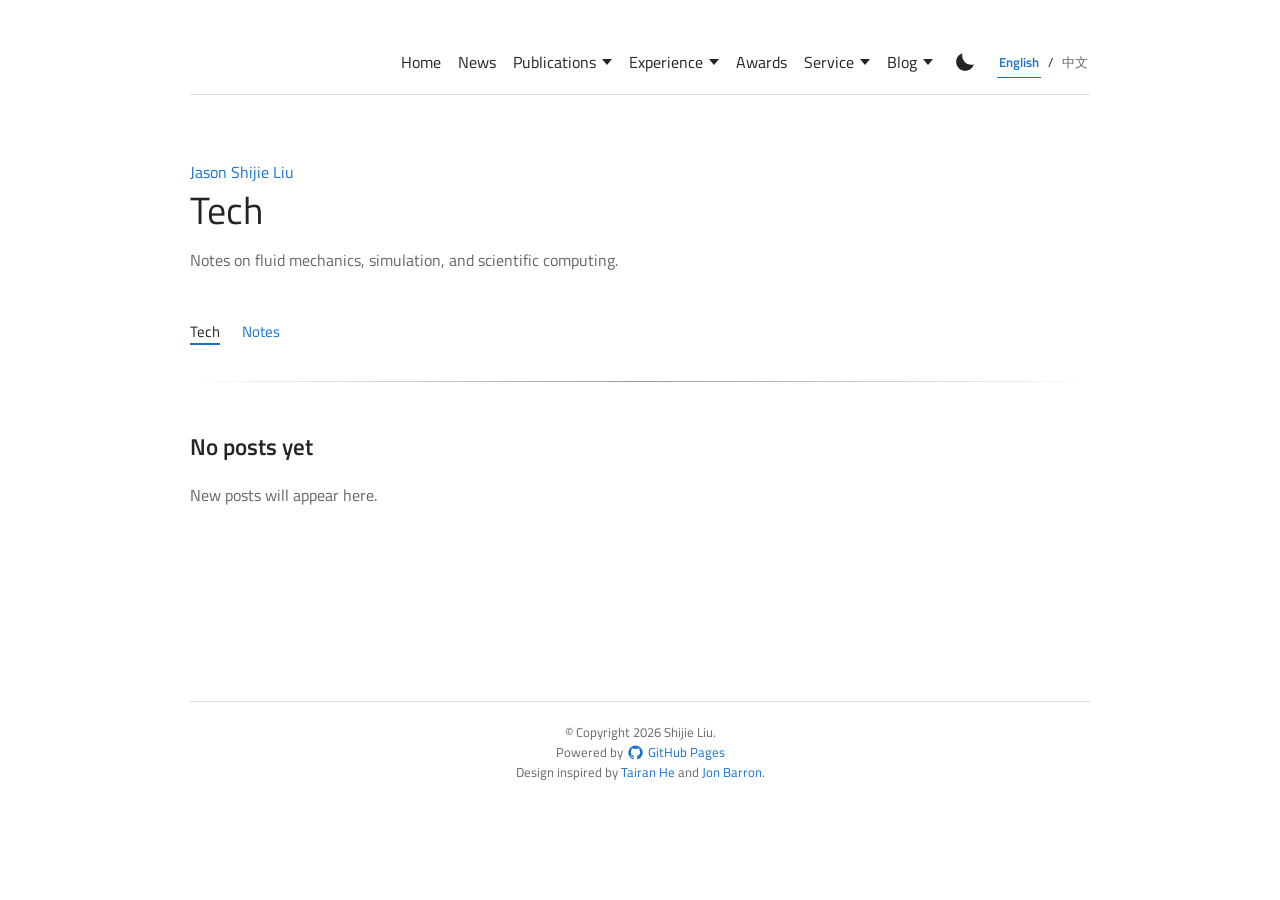
<file: blog/tech/index.html>
<!DOCTYPE html>
<html lang="en"><head>
<meta charset="UTF-8"><meta name="viewport" content="width=device-width, initial-scale=1">
<title>Tech | Jason Shijie Liu</title><meta name="description" content="Notes on fluid mechanics, simulation, and scientific computing." data-zh="记录流体力学、数值模拟与科学计算。">
<link rel="canonical" href="https://shijieliu.com/blog/tech/">
<meta property="og:title" content="Tech | Jason Shijie Liu"><meta property="og:type" content="website"><meta property="og:url" content="https://shijieliu.com/blog/tech/">
<link rel="icon" href="/favicon.ico"><link rel="icon" href="/images/favicon/jason-avatar-96.png" sizes="96x96" type="image/png">
<link rel="preconnect" href="https://fonts.googleapis.com"><link rel="preconnect" href="https://fonts.gstatic.com" crossorigin>
<link href="https://fonts.googleapis.com/css2?family=Titillium+Web:wght@400;600&amp;family=Noto+Sans+SC:wght@400&amp;display=swap" rel="stylesheet">
<script src="/scripts/theme.js?v=20260914-submenus"></script><link rel="stylesheet" href="/stylesheet.css?v=20260914-footer-icons">
</head><body data-title-zh="技术 | 刘士杰">
<a class="skip-link" href="#posts" data-zh="跳至文章">Skip to posts</a>
<main><div class="site-toolbar">
<nav class="site-nav" aria-label="Main navigation">
<a href="/" data-zh="首页">Home</a>
<a href="/#news" data-zh="动态">News</a>
<details class="nav-menu" name="site-submenu"><summary><span data-zh="论文">Publications</span><span class="menu-arrow" aria-hidden="true"></span></summary>
<div class="nav-dropdown"><a href="/#journal-articles" data-zh="期刊论文">Journal Articles</a><a href="/#conference-proceedings" data-zh="会议论文">Conference Proceedings</a></div></details>
<details class="nav-menu" name="site-submenu"><summary><span data-zh="经历">Experience</span><span class="menu-arrow" aria-hidden="true"></span></summary>
<div class="nav-dropdown"><a href="/#education" data-zh="教育经历">Education</a><a href="/#internships" data-zh="实习经历">Internships</a></div></details>
<a href="/#awards" data-zh="荣誉">Awards</a>
<details class="nav-menu" name="site-submenu"><summary><span data-zh="学术服务">Service</span><span class="menu-arrow" aria-hidden="true"></span></summary>
<div class="nav-dropdown"><a href="/#invited-talks" data-zh="邀请报告">Invited Talks</a><a href="/#reviewing" data-zh="期刊审稿">Reviewer</a><a href="/#teaching" data-zh="教学工作">Teaching</a><a href="/#conference-volunteer" data-zh="会议志愿者">Conference Volunteer</a></div></details>
<details class="nav-menu blog-menu" name="site-submenu"><summary><span data-zh="博客">Blog</span><span class="menu-arrow" aria-hidden="true"></span></summary>
<div class="nav-dropdown"><a href="/blog/tech/" data-zh="技术">Tech</a><a href="/blog/notes/" data-zh="杂记">Notes / 杂记</a></div>
</details>
</nav>
<button class="theme-toggle" type="button" aria-label="Switch to dark mode" aria-pressed="false" hidden><svg class="moon" viewBox="0 0 24 24" aria-hidden="true"><path d="M20.8 14.4A9 9 0 0 1 9.6 3.2 9 9 0 1 0 20.8 14.4Z" fill="currentColor"/></svg><svg class="sun" viewBox="0 0 24 24" aria-hidden="true"><circle cx="12" cy="12" r="4" fill="none" stroke="currentColor" stroke-width="1.8"/><path d="M12 1v3m0 16v3M1 12h3m16 0h3M4.2 4.2l2.1 2.1m11.4 11.4 2.1 2.1M4.2 19.8l2.1-2.1M17.7 6.3l2.1-2.1" stroke="currentColor" stroke-width="1.8"/></svg></button>
<div class="language-switch" role="group" aria-label="Language / 语言" hidden>
<button type="button" data-language="en" lang="en" aria-pressed="true">English</button><span aria-hidden="true">/</span><button type="button" data-language="zh" lang="zh-CN" aria-pressed="false">中文</button>
</div>
</div>
<header class="blog-header"><a href="/" data-zh="刘士杰">Jason Shijie Liu</a><h1 data-zh="技术">Tech</h1><p class="blog-intro" data-zh="记录流体力学、数值模拟与科学计算。">Notes on fluid mechanics, simulation, and scientific computing.</p></header>
<nav class="blog-tabs" aria-label="Blog categories"><a href="/blog/tech/" data-zh="技术" aria-current="page">Tech</a><a href="/blog/notes/" data-zh="杂记">Notes</a></nav>
<section id="posts" class="blog-empty"><h2 data-zh="暂无文章">No posts yet</h2><p data-zh="文章将在这里陆续更新。">New posts will appear here.</p></section>
<footer><span data-zh="© 2026 刘士杰 版权所有。">© Copyright 2026 Shijie Liu.</span><br><span class="powered-by">Powered by <a href="https://pages.github.com/"><svg viewBox="0 0 24 24" aria-hidden="true" focusable="false"><path fill="currentColor" d="M12 .7a11.5 11.5 0 0 0-3.64 22.41c.58.11.79-.25.79-.56v-2.23c-3.21.7-3.89-1.36-3.89-1.36-.52-1.33-1.28-1.68-1.28-1.68-1.05-.72.08-.7.08-.7 1.16.08 1.77 1.19 1.77 1.19 1.03 1.76 2.69 1.25 3.35.95.1-.74.4-1.25.73-1.54-2.56-.29-5.25-1.28-5.25-5.69 0-1.26.45-2.28 1.18-3.08-.12-.29-.51-1.46.11-3.05 0 0 .96-.31 3.16 1.18a10.96 10.96 0 0 1 5.75 0c2.2-1.49 3.16-1.18 3.16-1.18.62 1.59.23 2.76.11 3.05.74.8 1.18 1.82 1.18 3.08 0 4.42-2.7 5.39-5.27 5.68.41.36.78 1.06.78 2.14v3.24c0 .31.21.67.8.56A11.5 11.5 0 0 0 12 .7Z"/></svg><span>GitHub Pages</span></a></span><br><span class="design-credit" data-zh="设计参考：&lt;a href=&quot;https://tairanhe.com/&quot;&gt;Tairan He&lt;/a&gt; 和 &lt;a href=&quot;https://github.com/jonbarron/jonbarron.github.io&quot;&gt;Jon Barron&lt;/a&gt;。">Design inspired by <a href="https://tairanhe.com/">Tairan He</a> and <a href="https://github.com/jonbarron/jonbarron.github.io">Jon Barron</a>.</span></footer>
</main><script src="/scripts/language.js?v=20260914" defer></script></body></html>
</file>
<file: stylesheet.css>
:root { color-scheme: light; --ink: #242424; --link: #1772d0; --page: #fff; --surface: #f6f7f9; --muted: #666; --border: #dedee3; --hover: #a95808; }
:root[data-theme="dark"] { color-scheme: dark; --ink: #e6e6e8; --link: #80baff; --page: #18191b; --surface: #232529; --muted: #b2b4bc; --border: #41434a; --hover: #ffbc75; }
* { box-sizing: border-box; }
html { scroll-behavior: smooth; }
body { margin: 0; color: var(--ink); background: var(--page); font-family: 'Titillium Web', Verdana, Helvetica, sans-serif; font-size: 16px; line-height: 1.55; }
main { width: min(100% - 48px, 900px); margin: 44px auto 24px; }
a { color: var(--link); text-decoration: none; }
a:hover { color: var(--hover); }
a:focus-visible, summary:focus-visible, button:focus-visible { outline: 2px solid var(--link); outline-offset: 4px; border-radius: 2px; }
p { margin: 0 0 15px; }
strong { font-weight: 600; }
.profile { display: grid; grid-template-columns: 26% minmax(0, 1fr); gap: 36px 38px; align-items: start; }
.profile-card { text-align: center; }
.portrait { display: block; width: 100%; max-width: 220px; height: auto; margin: 0 auto 16px; object-fit: cover; border-radius: 15px; }
h1 { grid-column: 1 / -1; text-align: center; margin: 0 0 10px; font-size: 38px; line-height: 1.35; font-weight: 400; }
h1 span { display: inline; white-space: nowrap; font-size: inherit; font-family: "Noto Sans SC", "Microsoft YaHei", "PingFang SC", sans-serif; }
.profile-links { line-height: 1.7; margin: 0; }
.email-reveal { font: inherit; color: var(--link); background: none; border: 0; padding: 0; cursor: pointer; }
.email-reveal:hover { color: var(--hover); }
.bio { padding-top: 0; text-align: justify; }
.bio p { margin-bottom: 22px; }
.bio u { text-underline-offset: 3px; }
.contact-line { margin-top: 26px; text-align: left; overflow-wrap: anywhere; }
nav { display: flex; justify-content: center; gap: 26px; flex-wrap: wrap; padding: 16px 0 5px; font-size: 15px; }
section { margin-top: 26px; padding-top: 22px; position: relative; scroll-margin-top: 20px; }
section::before { content: ''; position: absolute; top: 0; left: 0; right: 0; height: 1px; background: linear-gradient(to right, transparent, #999, transparent); }
h2 { margin: 0 0 18px; font-size: 24px; font-weight: 600; }
h3 { margin: 24px 0 20px; font-size: 18px; font-weight: 600; }
h4 { font-size: 17px; line-height: inherit; font-weight: 600; margin: 0; }
.news-list { padding-left: 23px; margin: 0; }
.news-list li { margin-bottom: 7px; }
time { font-variant-numeric: tabular-nums; margin-right: 5px; }
.publication { display: grid; grid-template-columns: 30% minmax(0, 1fr); gap: 28px; align-items: start; margin: 0; padding: 15px 0; scroll-margin-top: 24px; }
.paper-preview { display: flex; align-items: center; justify-content: center; width: 100%; min-width: 0; margin: 0; background: #fff; }
.paper-preview img { display: block; width: auto; height: auto; max-width: 100%; max-height: 180px; object-fit: contain; }
.text-preview { min-height: 180px; border-radius: 15px; flex-direction: column; gap: 9px; color: #245278; background: #f2f6f9; text-align: center; }
.text-preview > span:first-child { font-size: 36px; letter-spacing: 3px; font-weight: 600; }
.text-preview small { font-size: 12px; }
.authors { margin: 0; }
.venue { margin: 0 0 14px; }
.venue em { font-style: normal; }
.paper-links { margin: 0; }
.paper-links button { display: inline; font: inherit; color: var(--link); background: none; border: 0; padding: 0; cursor: pointer; }
.paper-links button:hover { color: var(--hover); }
.paper-links > span { color: var(--ink); margin: 0 3px; }
.paper-details { margin: 0; }
.enhanced details { margin: 0; }
.enhanced summary { display: none; }
details { margin: 4px 0; }
summary { color: var(--link); cursor: pointer; width: fit-content; }
summary:hover { color: var(--hover); }
details > p { margin: 14px 0; font-style: italic; text-align: justify; }
.citation { margin: 14px 0; }
pre { white-space: pre-wrap; overflow-wrap: anywhere; font-size: 12px; line-height: 1.6; margin-bottom: 0; }
.paper-copy { min-width: 0; padding: 0; }
footer { margin-top: 40px; padding: 20px 0; border-top: 1px solid var(--border); color: var(--muted); font-size: 13px; text-align: center; }
.skip-link { position: absolute; left: 12px; top: -100px; background: var(--page); padding: 10px; z-index: 2; }
.skip-link:focus { top: 12px; }
@media (max-width: 640px) {
 main { width: calc(100% - 36px); margin-top: 26px; }
 .profile { grid-template-columns: 1fr; gap: 22px; }
 .portrait { width: 150px; height: 210px; }
 h1 { font-size: 30px; margin-bottom: 0; }
 .bio { text-align: left; }
 .profile-links { margin-bottom: 0; }
 nav { gap: 12px 20px; }
 .publication { grid-template-columns: 1fr; gap: 16px; margin-bottom: 34px; }
 .paper-preview { width: min(90%, 320px); height: auto; margin: auto; }
 .paper-preview img { max-height: 220px; }
 h2 { font-size: 23px; }
 .bio, .paper-copy, section { overflow-wrap: anywhere; }
}
@media (prefers-reduced-motion: reduce) { html { scroll-behavior: auto; } .paper-preview img { transition: none; } }

.language-switch { display: flex; justify-content: flex-end; align-items: center; gap: 10px; margin: -16px 0 20px; font-size: 14px; }
.language-switch[hidden] { display: none; }
.language-switch button { font: inherit; border: 0; background: none; padding: 5px 2px; color: var(--muted); cursor: pointer; }
.language-switch button[aria-pressed="true"] { color: var(--link); box-shadow: 0 1px var(--link); font-weight: 600; }
.language-switch button:hover { color: var(--hover); }
html[lang="zh-CN"] body { font-family: 'Noto Sans SC', 'Microsoft YaHei', 'PingFang SC', sans-serif; line-height: 1.8; }
html[lang="zh-CN"] [lang="en"] { font-family: 'Titillium Web', Verdana, Helvetica, sans-serif; line-height: 1.55; }
html[lang="zh-CN"] .bio { text-align: left; }
@media (max-width: 640px) { .language-switch { margin-top: -10px; } }

/* Shared navigation, blog and theme controls. Native details remains usable without JS. */
.site-toolbar { display: flex; align-items: center; justify-content: flex-end; gap: 18px; margin-bottom: 30px; padding-bottom: 14px; border-bottom: 1px solid var(--border); }
.site-nav { padding: 0; font-size: 17px; gap: 22px; align-items: center; }
.site-nav > a, .nav-menu > summary { color: var(--ink); }
.site-nav a:hover, .nav-menu > summary:hover { color: var(--link); }
.site-toolbar .language-switch { margin: 0; font-size: 13px; gap: 7px; }
.site-toolbar .nav-menu { position: relative; margin: 0; }
.site-toolbar .nav-menu > summary { display: flex; gap: 6px; align-items: center; list-style: none; font: inherit; cursor: pointer; }
.nav-menu > summary::-webkit-details-marker { display: none; }
.menu-arrow { border-left: 5px solid transparent; border-right: 5px solid transparent; border-top: 6px solid currentColor; }
.nav-dropdown { position: absolute; top: calc(100% + 10px); right: 0; min-width: 170px; padding: 8px 0; background: var(--page); border: 1px solid var(--border); border-radius: 5px; box-shadow: 0 8px 24px #0002; z-index: 10; }
.nav-dropdown a { display: block; padding: 8px 16px; color: var(--ink); }
.nav-dropdown a:hover { background: var(--surface); }
.theme-toggle { flex: 0 0 36px; width: 36px; height: 36px; padding: 6px; border: 0; background: none; color: var(--ink); cursor: pointer; border-radius: 50%; }
.theme-toggle:hover { background: var(--surface); }
.theme-toggle[hidden] { display: none; }
.theme-toggle svg { display: block; width: 24px; height: 24px; }
.theme-toggle .sun, [data-theme="dark"] .theme-toggle .moon { display: none; }
[data-theme="dark"] .theme-toggle .sun { display: block; }
[data-theme="dark"] .text-preview { background: var(--surface); color: var(--link); }
.blog-header { padding: 35px 0 20px; }
.blog-header h1 { text-align: left; font-size: 38px; margin: 0 0 12px; }
.blog-intro, .blog-empty p { color: var(--muted); }
.blog-tabs { justify-content: flex-start; padding: 12px 0; gap: 22px; }
.blog-tabs a[aria-current="page"] { color: var(--ink); box-shadow: 0 2px var(--link); }
.blog-empty { padding: 48px 0 80px; min-height: 280px; }
.blog-empty h2 { font-size: 23px; }
@media (max-width: 640px) {
 .site-toolbar { flex-wrap: wrap; gap: 10px; margin-bottom: 24px; }
 .site-nav { margin-right: auto; gap: 16px; font-size: 16px; }
 .site-toolbar .language-switch { margin: 0 0 0 auto; }
 .blog-header { padding-top: 15px; }
 .nav-dropdown { right: 0; min-width: 145px; }
}

/* One shared navigation for the homepage and all blog archives. */
.site-toolbar { gap: 14px; }
.site-nav { gap: 17px; font-size: 16px; }
.service-list { padding-left: 23px; }
.service-list li { margin-bottom: 10px; }
#education, #honors, #teaching { scroll-margin-top: 24px; }
@media (max-width: 860px) {
 .site-toolbar { flex-wrap: wrap; }
 .site-nav { flex: 1 0 100%; justify-content: flex-start; gap: 10px 18px; }
 .site-toolbar .theme-toggle { margin-left: auto; }
 .site-toolbar .language-switch { margin-left: 0; }
 .nav-dropdown { left: 0; right: auto; }
}
@media (max-width: 860px) {
 .site-toolbar { position: relative; }
 .site-toolbar .nav-menu { position: static; }
 .site-toolbar .nav-dropdown { top: 100%; right: 0; left: auto; }
}

.nav-dropdown { min-width: 200px; }
#journal-articles, #conference-proceedings, #internships, #reviewing, #conference-volunteer { scroll-margin-top: 24px; }

#contact-email .revealed-email { color: var(--ink); }
#contact-email .revealed-email:hover { color: var(--link); }

.profile h1 { font-size: clamp(30px, 4.5vw, 44px); }
.profile h1 .name-english { font-family: Arial, Helvetica, sans-serif; font-weight: 700; white-space: nowrap; }
.profile h1 .name-chinese { font-weight: 300; margin-left: .12em; }
html[lang="zh-CN"] .profile h1 { font-weight: 300; }

/* Animate navigation underlines without shifting text or menu layout. */
.site-nav > a, .site-nav .nav-menu > summary, .blog-tabs > a { position: relative; }
.site-nav > a::after, .site-nav .nav-menu > summary::after, .blog-tabs > a::after {
 content: ''; position: absolute; left: 0; right: 0; bottom: -5px; height: 3px;
 background: var(--muted); opacity: .55; pointer-events: none;
 transform: scaleX(0); transform-origin: center center; transition: transform 240ms ease;
}
@media (hover: hover) {
 .site-nav > a:hover::after, .site-nav .nav-menu > summary:hover::after, .blog-tabs > a:hover::after { transform: scaleX(1); }
}
.site-nav > a:focus-visible::after, .site-nav .nav-menu > summary:focus-visible::after,
.site-nav .nav-menu[open] > summary::after, .blog-tabs > a:focus-visible::after { transform: scaleX(1); }
@media (prefers-reduced-motion: reduce) {
 .site-nav > a::after, .site-nav .nav-menu > summary::after, .blog-tabs > a::after { transition: none; }
}

.profile-links { display: flex; justify-content: center; gap: 15px; flex-wrap: wrap; }
.profile-links > a, .profile-links > button { display: inline-flex; flex-direction: column; align-items: center; gap: 5px; font-size: 12px; line-height: 1.5; color: var(--ink); }
.profile-links > button[hidden] { display: none; }
.profile-links svg { width: 29px; height: 29px; }
.profile-links > a:hover, .profile-links > button:hover { color: var(--link); }
.powered-by, .powered-by a { display: inline-flex; align-items: center; gap: 5px; }
.powered-by svg { width: 15px; height: 15px; }
</file>
